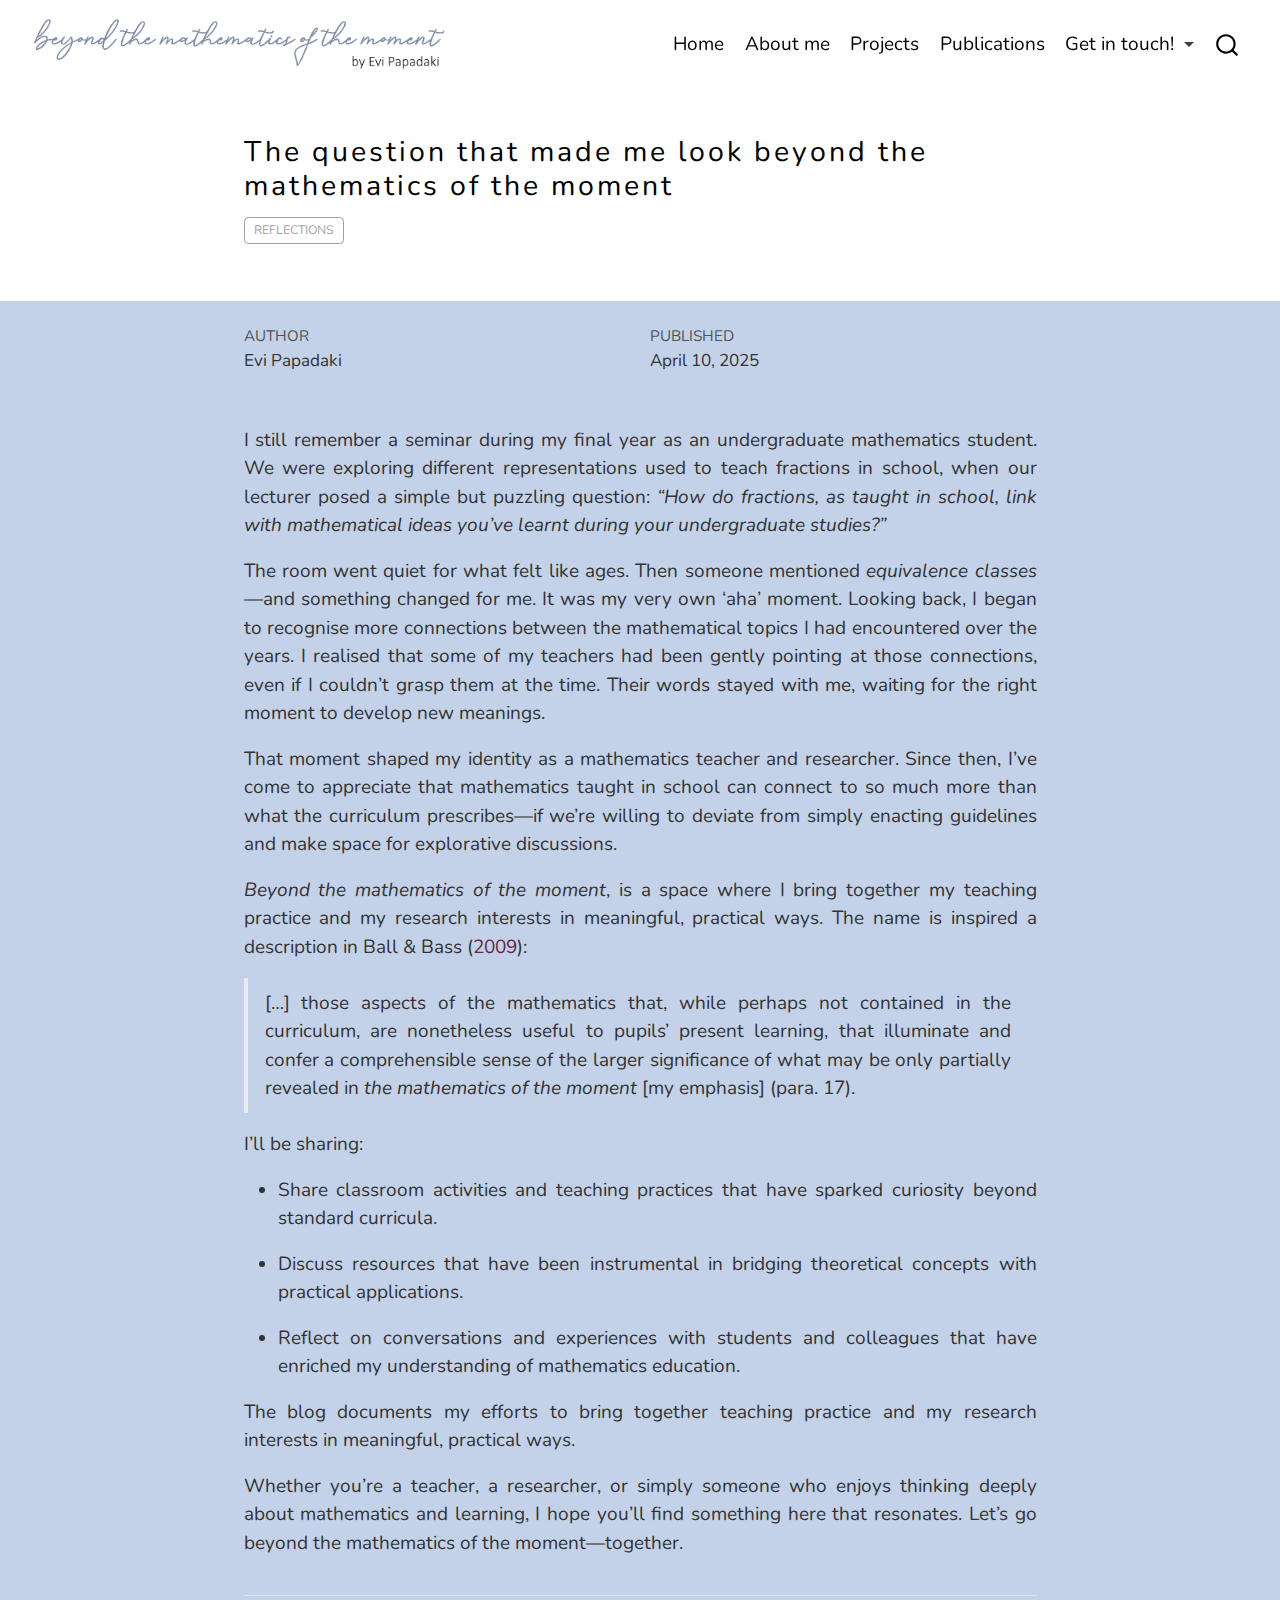
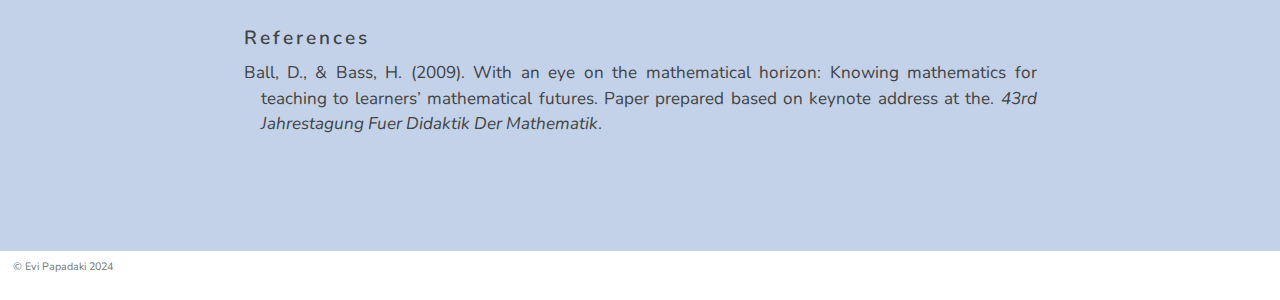
<file: docs/posts/BeMoM/index.html>
<!DOCTYPE html>
<html xmlns="http://www.w3.org/1999/xhtml" lang="en" xml:lang="en"><head>

<meta charset="utf-8">
<meta name="generator" content="quarto-1.5.57">

<meta name="viewport" content="width=device-width, initial-scale=1.0, user-scalable=yes">

<meta name="author" content="Evi Papadaki">
<meta name="dcterms.date" content="2025-04-10">

<title>The question that made me look beyond the mathematics of the moment</title>
<style>
code{white-space: pre-wrap;}
span.smallcaps{font-variant: small-caps;}
div.columns{display: flex; gap: min(4vw, 1.5em);}
div.column{flex: auto; overflow-x: auto;}
div.hanging-indent{margin-left: 1.5em; text-indent: -1.5em;}
ul.task-list{list-style: none;}
ul.task-list li input[type="checkbox"] {
  width: 0.8em;
  margin: 0 0.8em 0.2em -1em; /* quarto-specific, see https://github.com/quarto-dev/quarto-cli/issues/4556 */ 
  vertical-align: middle;
}
/* CSS for citations */
div.csl-bib-body { }
div.csl-entry {
  clear: both;
  margin-bottom: 0em;
}
.hanging-indent div.csl-entry {
  margin-left:2em;
  text-indent:-2em;
}
div.csl-left-margin {
  min-width:2em;
  float:left;
}
div.csl-right-inline {
  margin-left:2em;
  padding-left:1em;
}
div.csl-indent {
  margin-left: 2em;
}</style>


<script src="../../site_libs/quarto-nav/quarto-nav.js"></script>
<script src="../../site_libs/quarto-nav/headroom.min.js"></script>
<script src="../../site_libs/clipboard/clipboard.min.js"></script>
<script src="../../site_libs/quarto-search/autocomplete.umd.js"></script>
<script src="../../site_libs/quarto-search/fuse.min.js"></script>
<script src="../../site_libs/quarto-search/quarto-search.js"></script>
<meta name="quarto:offset" content="../../">
<link href="../../logo.png" rel="icon" type="image/png">
<script src="../../site_libs/quarto-html/quarto.js"></script>
<script src="../../site_libs/quarto-html/popper.min.js"></script>
<script src="../../site_libs/quarto-html/tippy.umd.min.js"></script>
<script src="../../site_libs/quarto-html/anchor.min.js"></script>
<link href="../../site_libs/quarto-html/tippy.css" rel="stylesheet">
<link href="../../site_libs/quarto-html/quarto-syntax-highlighting.css" rel="stylesheet" id="quarto-text-highlighting-styles">
<script src="../../site_libs/bootstrap/bootstrap.min.js"></script>
<link href="../../site_libs/bootstrap/bootstrap-icons.css" rel="stylesheet">
<link href="../../site_libs/bootstrap/bootstrap.min.css" rel="stylesheet" id="quarto-bootstrap" data-mode="light">
<script id="quarto-search-options" type="application/json">{
  "location": "navbar",
  "copy-button": false,
  "collapse-after": 3,
  "panel-placement": "end",
  "type": "overlay",
  "limit": 50,
  "keyboard-shortcut": [
    "f",
    "/",
    "s"
  ],
  "show-item-context": false,
  "language": {
    "search-no-results-text": "No results",
    "search-matching-documents-text": "matching documents",
    "search-copy-link-title": "Copy link to search",
    "search-hide-matches-text": "Hide additional matches",
    "search-more-match-text": "more match in this document",
    "search-more-matches-text": "more matches in this document",
    "search-clear-button-title": "Clear",
    "search-text-placeholder": "",
    "search-detached-cancel-button-title": "Cancel",
    "search-submit-button-title": "Submit",
    "search-label": "Search"
  }
}</script>


</head>

<body class="nav-fixed fullcontent">

<div id="quarto-search-results"></div>
  <header id="quarto-header" class="headroom fixed-top quarto-banner">
    <nav class="navbar navbar-expand-lg " data-bs-theme="dark">
      <div class="navbar-container container-fluid">
      <div class="navbar-brand-container mx-auto">
    <a href="../../index.html" class="navbar-brand navbar-brand-logo">
    <img src="../../title.png" alt="beyond the mathematics of the moment by Evi Papadaki" class="navbar-logo">
    </a>
  </div>
            <div id="quarto-search" class="" title="Search"></div>
          <button class="navbar-toggler" type="button" data-bs-toggle="collapse" data-bs-target="#navbarCollapse" aria-controls="navbarCollapse" role="menu" aria-expanded="false" aria-label="Toggle navigation" onclick="if (window.quartoToggleHeadroom) { window.quartoToggleHeadroom(); }">
  <span class="navbar-toggler-icon"></span>
</button>
          <div class="collapse navbar-collapse" id="navbarCollapse">
            <ul class="navbar-nav navbar-nav-scroll ms-auto">
  <li class="nav-item">
    <a class="nav-link" href="../../index.html"> 
<span class="menu-text">Home</span></a>
  </li>  
  <li class="nav-item">
    <a class="nav-link" href="../../about.html"> 
<span class="menu-text">About me</span></a>
  </li>  
  <li class="nav-item">
    <a class="nav-link" href="../../projects.html"> 
<span class="menu-text">Projects</span></a>
  </li>  
  <li class="nav-item">
    <a class="nav-link" href="../../bibliography.html"> 
<span class="menu-text">Publications</span></a>
  </li>  
  <li class="nav-item dropdown ">
    <a class="nav-link dropdown-toggle" href="#" id="nav-menu-get-in-touch" role="link" data-bs-toggle="dropdown" aria-expanded="false">
 <span class="menu-text">Get in touch!</span>
    </a>
    <ul class="dropdown-menu dropdown-menu-end" aria-labelledby="nav-menu-get-in-touch">    
        <li>
    <a class="dropdown-item" href="https://www.instagram.com/academic_scribbles/" target="_blank"><i class="bi bi-instagram" role="img">
</i> 
 <span class="dropdown-text">instagram</span></a>
  </li>  
        <li>
    <a class="dropdown-item" href="https://www.linkedin.com/in/evi-papadaki/" target="_blank"><i class="bi bi-linkedin" role="img">
</i> 
 <span class="dropdown-text">linkedin</span></a>
  </li>  
        <li>
    <a class="dropdown-item" href="mailto:pp949@bath.ac.uk"><i class="bi bi-envelope" role="img">
</i> 
 <span class="dropdown-text">email</span></a>
  </li>  
    </ul>
  </li>
</ul>
          </div> <!-- /navcollapse -->
            <div class="quarto-navbar-tools">
</div>
      </div> <!-- /container-fluid -->
    </nav>
</header>
<!-- content -->
<header id="title-block-header" class="quarto-title-block default page-columns page-full">
  <div class="quarto-title-banner page-columns page-full">
    <div class="quarto-title column-body">
      <h1 class="title">The question that made me look beyond the mathematics of the moment</h1>
                                <div class="quarto-categories">
                <div class="quarto-category">Reflections</div>
              </div>
                  </div>
  </div>
    
  
  <div class="quarto-title-meta">

      <div>
      <div class="quarto-title-meta-heading">Author</div>
      <div class="quarto-title-meta-contents">
               <p>Evi Papadaki </p>
            </div>
    </div>
      
      <div>
      <div class="quarto-title-meta-heading">Published</div>
      <div class="quarto-title-meta-contents">
        <p class="date">April 10, 2025</p>
      </div>
    </div>
    
      
    </div>
    
  
  </header><div id="quarto-content" class="quarto-container page-columns page-rows-contents page-layout-article page-navbar">
<!-- sidebar -->
<!-- margin-sidebar -->
    
<!-- main -->
<main class="content quarto-banner-title-block" id="quarto-document-content">





<p>I still remember a seminar during my final year as an undergraduate mathematics student. We were exploring different representations used to teach fractions in school, when our lecturer posed a simple but puzzling question: <em>“How do fractions, as taught in school, link with mathematical ideas you’ve learnt during your undergraduate studies?”</em></p>
<p>The room went quiet for what felt like ages. Then someone mentioned <em>equivalence classes</em>—and something changed for me. It was my very own ‘aha’ moment. Looking back, I began to recognise more connections between the mathematical topics I had encountered over the years. I realised that some of my teachers had been gently pointing at those connections, even if I couldn’t grasp them at the time. Their words stayed with me, waiting for the right moment to develop new meanings.</p>
<p>That moment shaped my identity as a mathematics teacher and researcher. Since then, I’ve come to appreciate that mathematics taught in school can connect to so much more than what the curriculum prescribes—if we’re willing to deviate from simply enacting guidelines and make space for explorative discussions.</p>
<p><em>Beyond the mathematics of the moment</em>, is a space where I bring together my teaching practice and my research interests in meaningful, practical ways. The name is inspired a description in <span class="citation" data-cites="Ball2009">Ball &amp; Bass (<a href="#ref-Ball2009" role="doc-biblioref">2009</a>)</span>:</p>
<blockquote class="blockquote">
<p>[…] those aspects of the mathematics that, while perhaps not contained in the curriculum, are nonetheless useful to pupils’ present learning, that illuminate and confer a comprehensible sense of the larger significance of what may be only partially revealed in <em>the mathematics of the moment</em> [my emphasis] (para. 17).</p>
</blockquote>
<p>I’ll be sharing:</p>
<ul>
<li><p>Share classroom activities and teaching practices that have sparked curiosity beyond standard curricula.</p></li>
<li><p>Discuss resources that have been instrumental in bridging theoretical concepts with practical applications.</p></li>
<li><p>Reflect on conversations and experiences with students and colleagues that have enriched my understanding of mathematics education.</p></li>
</ul>
<p>The blog documents my efforts to bring together teaching practice and my research interests in meaningful, practical ways.<!--Through a series posts, I hope to inspire and encourage more colleagues to go beyond the mathematics of the moment, while exploring how theory informs my practice—and how my experiences from the classroom, in turn, enrich my research.--></p>
<p>Whether you’re a teacher, a researcher, or simply someone who enjoys thinking deeply about mathematics and learning, I hope you’ll find something here that resonates. Let’s go beyond the mathematics of the moment—together.</p>




<div id="quarto-appendix" class="default"><section class="quarto-appendix-contents" role="doc-bibliography" id="quarto-bibliography"><h2 class="anchored quarto-appendix-heading">References</h2><div id="refs" class="references csl-bib-body hanging-indent" data-entry-spacing="0" data-line-spacing="2" role="list">
<div id="ref-Ball2009" class="csl-entry" role="listitem">
Ball, D., &amp; Bass, H. (2009). With an eye on the mathematical horizon: Knowing mathematics for teaching to learners’ mathematical futures. Paper prepared based on keynote address at the. <em>43rd Jahrestagung Fuer Didaktik Der Mathematik</em>.
</div>
</div></section></div></main> <!-- /main -->
<script src="https://giscus.app/client.js" data-repo="PapadakiEvi/papadakievi.github.io" data-repo-id="R_kgDOLhsNtA" data-category="Announcements" data-category-id="DIC_kwDOLhsNtM4Co9dk" data-mapping="pathname" data-strict="0" data-reactions-enabled="1" data-emit-metadata="0" data-input-position="bottom" data-theme="light_high_contrast" data-lang="en" crossorigin="anonymous" async="">

</script>
<script id="quarto-html-after-body" type="application/javascript">
window.document.addEventListener("DOMContentLoaded", function (event) {
  const toggleBodyColorMode = (bsSheetEl) => {
    const mode = bsSheetEl.getAttribute("data-mode");
    const bodyEl = window.document.querySelector("body");
    if (mode === "dark") {
      bodyEl.classList.add("quarto-dark");
      bodyEl.classList.remove("quarto-light");
    } else {
      bodyEl.classList.add("quarto-light");
      bodyEl.classList.remove("quarto-dark");
    }
  }
  const toggleBodyColorPrimary = () => {
    const bsSheetEl = window.document.querySelector("link#quarto-bootstrap");
    if (bsSheetEl) {
      toggleBodyColorMode(bsSheetEl);
    }
  }
  toggleBodyColorPrimary();  
  const icon = "";
  const anchorJS = new window.AnchorJS();
  anchorJS.options = {
    placement: 'right',
    icon: icon
  };
  anchorJS.add('.anchored');
  const isCodeAnnotation = (el) => {
    for (const clz of el.classList) {
      if (clz.startsWith('code-annotation-')) {                     
        return true;
      }
    }
    return false;
  }
  const onCopySuccess = function(e) {
    // button target
    const button = e.trigger;
    // don't keep focus
    button.blur();
    // flash "checked"
    button.classList.add('code-copy-button-checked');
    var currentTitle = button.getAttribute("title");
    button.setAttribute("title", "Copied!");
    let tooltip;
    if (window.bootstrap) {
      button.setAttribute("data-bs-toggle", "tooltip");
      button.setAttribute("data-bs-placement", "left");
      button.setAttribute("data-bs-title", "Copied!");
      tooltip = new bootstrap.Tooltip(button, 
        { trigger: "manual", 
          customClass: "code-copy-button-tooltip",
          offset: [0, -8]});
      tooltip.show();    
    }
    setTimeout(function() {
      if (tooltip) {
        tooltip.hide();
        button.removeAttribute("data-bs-title");
        button.removeAttribute("data-bs-toggle");
        button.removeAttribute("data-bs-placement");
      }
      button.setAttribute("title", currentTitle);
      button.classList.remove('code-copy-button-checked');
    }, 1000);
    // clear code selection
    e.clearSelection();
  }
  const getTextToCopy = function(trigger) {
      const codeEl = trigger.previousElementSibling.cloneNode(true);
      for (const childEl of codeEl.children) {
        if (isCodeAnnotation(childEl)) {
          childEl.remove();
        }
      }
      return codeEl.innerText;
  }
  const clipboard = new window.ClipboardJS('.code-copy-button:not([data-in-quarto-modal])', {
    text: getTextToCopy
  });
  clipboard.on('success', onCopySuccess);
  if (window.document.getElementById('quarto-embedded-source-code-modal')) {
    // For code content inside modals, clipBoardJS needs to be initialized with a container option
    // TODO: Check when it could be a function (https://github.com/zenorocha/clipboard.js/issues/860)
    const clipboardModal = new window.ClipboardJS('.code-copy-button[data-in-quarto-modal]', {
      text: getTextToCopy,
      container: window.document.getElementById('quarto-embedded-source-code-modal')
    });
    clipboardModal.on('success', onCopySuccess);
  }
    var localhostRegex = new RegExp(/^(?:http|https):\/\/localhost\:?[0-9]*\//);
    var mailtoRegex = new RegExp(/^mailto:/);
      var filterRegex = new RegExp("https:\/\/papadakievi\.github\.io\/");
    var isInternal = (href) => {
        return filterRegex.test(href) || localhostRegex.test(href) || mailtoRegex.test(href);
    }
    // Inspect non-navigation links and adorn them if external
 	var links = window.document.querySelectorAll('a[href]:not(.nav-link):not(.navbar-brand):not(.toc-action):not(.sidebar-link):not(.sidebar-item-toggle):not(.pagination-link):not(.no-external):not([aria-hidden]):not(.dropdown-item):not(.quarto-navigation-tool):not(.about-link)');
    for (var i=0; i<links.length; i++) {
      const link = links[i];
      if (!isInternal(link.href)) {
        // undo the damage that might have been done by quarto-nav.js in the case of
        // links that we want to consider external
        if (link.dataset.originalHref !== undefined) {
          link.href = link.dataset.originalHref;
        }
      }
    }
  function tippyHover(el, contentFn, onTriggerFn, onUntriggerFn) {
    const config = {
      allowHTML: true,
      maxWidth: 500,
      delay: 100,
      arrow: false,
      appendTo: function(el) {
          return el.parentElement;
      },
      interactive: true,
      interactiveBorder: 10,
      theme: 'quarto',
      placement: 'bottom-start',
    };
    if (contentFn) {
      config.content = contentFn;
    }
    if (onTriggerFn) {
      config.onTrigger = onTriggerFn;
    }
    if (onUntriggerFn) {
      config.onUntrigger = onUntriggerFn;
    }
    window.tippy(el, config); 
  }
  const noterefs = window.document.querySelectorAll('a[role="doc-noteref"]');
  for (var i=0; i<noterefs.length; i++) {
    const ref = noterefs[i];
    tippyHover(ref, function() {
      // use id or data attribute instead here
      let href = ref.getAttribute('data-footnote-href') || ref.getAttribute('href');
      try { href = new URL(href).hash; } catch {}
      const id = href.replace(/^#\/?/, "");
      const note = window.document.getElementById(id);
      if (note) {
        return note.innerHTML;
      } else {
        return "";
      }
    });
  }
  const xrefs = window.document.querySelectorAll('a.quarto-xref');
  const processXRef = (id, note) => {
    // Strip column container classes
    const stripColumnClz = (el) => {
      el.classList.remove("page-full", "page-columns");
      if (el.children) {
        for (const child of el.children) {
          stripColumnClz(child);
        }
      }
    }
    stripColumnClz(note)
    if (id === null || id.startsWith('sec-')) {
      // Special case sections, only their first couple elements
      const container = document.createElement("div");
      if (note.children && note.children.length > 2) {
        container.appendChild(note.children[0].cloneNode(true));
        for (let i = 1; i < note.children.length; i++) {
          const child = note.children[i];
          if (child.tagName === "P" && child.innerText === "") {
            continue;
          } else {
            container.appendChild(child.cloneNode(true));
            break;
          }
        }
        if (window.Quarto?.typesetMath) {
          window.Quarto.typesetMath(container);
        }
        return container.innerHTML
      } else {
        if (window.Quarto?.typesetMath) {
          window.Quarto.typesetMath(note);
        }
        return note.innerHTML;
      }
    } else {
      // Remove any anchor links if they are present
      const anchorLink = note.querySelector('a.anchorjs-link');
      if (anchorLink) {
        anchorLink.remove();
      }
      if (window.Quarto?.typesetMath) {
        window.Quarto.typesetMath(note);
      }
      // TODO in 1.5, we should make sure this works without a callout special case
      if (note.classList.contains("callout")) {
        return note.outerHTML;
      } else {
        return note.innerHTML;
      }
    }
  }
  for (var i=0; i<xrefs.length; i++) {
    const xref = xrefs[i];
    tippyHover(xref, undefined, function(instance) {
      instance.disable();
      let url = xref.getAttribute('href');
      let hash = undefined; 
      if (url.startsWith('#')) {
        hash = url;
      } else {
        try { hash = new URL(url).hash; } catch {}
      }
      if (hash) {
        const id = hash.replace(/^#\/?/, "");
        const note = window.document.getElementById(id);
        if (note !== null) {
          try {
            const html = processXRef(id, note.cloneNode(true));
            instance.setContent(html);
          } finally {
            instance.enable();
            instance.show();
          }
        } else {
          // See if we can fetch this
          fetch(url.split('#')[0])
          .then(res => res.text())
          .then(html => {
            const parser = new DOMParser();
            const htmlDoc = parser.parseFromString(html, "text/html");
            const note = htmlDoc.getElementById(id);
            if (note !== null) {
              const html = processXRef(id, note);
              instance.setContent(html);
            } 
          }).finally(() => {
            instance.enable();
            instance.show();
          });
        }
      } else {
        // See if we can fetch a full url (with no hash to target)
        // This is a special case and we should probably do some content thinning / targeting
        fetch(url)
        .then(res => res.text())
        .then(html => {
          const parser = new DOMParser();
          const htmlDoc = parser.parseFromString(html, "text/html");
          const note = htmlDoc.querySelector('main.content');
          if (note !== null) {
            // This should only happen for chapter cross references
            // (since there is no id in the URL)
            // remove the first header
            if (note.children.length > 0 && note.children[0].tagName === "HEADER") {
              note.children[0].remove();
            }
            const html = processXRef(null, note);
            instance.setContent(html);
          } 
        }).finally(() => {
          instance.enable();
          instance.show();
        });
      }
    }, function(instance) {
    });
  }
      let selectedAnnoteEl;
      const selectorForAnnotation = ( cell, annotation) => {
        let cellAttr = 'data-code-cell="' + cell + '"';
        let lineAttr = 'data-code-annotation="' +  annotation + '"';
        const selector = 'span[' + cellAttr + '][' + lineAttr + ']';
        return selector;
      }
      const selectCodeLines = (annoteEl) => {
        const doc = window.document;
        const targetCell = annoteEl.getAttribute("data-target-cell");
        const targetAnnotation = annoteEl.getAttribute("data-target-annotation");
        const annoteSpan = window.document.querySelector(selectorForAnnotation(targetCell, targetAnnotation));
        const lines = annoteSpan.getAttribute("data-code-lines").split(",");
        const lineIds = lines.map((line) => {
          return targetCell + "-" + line;
        })
        let top = null;
        let height = null;
        let parent = null;
        if (lineIds.length > 0) {
            //compute the position of the single el (top and bottom and make a div)
            const el = window.document.getElementById(lineIds[0]);
            top = el.offsetTop;
            height = el.offsetHeight;
            parent = el.parentElement.parentElement;
          if (lineIds.length > 1) {
            const lastEl = window.document.getElementById(lineIds[lineIds.length - 1]);
            const bottom = lastEl.offsetTop + lastEl.offsetHeight;
            height = bottom - top;
          }
          if (top !== null && height !== null && parent !== null) {
            // cook up a div (if necessary) and position it 
            let div = window.document.getElementById("code-annotation-line-highlight");
            if (div === null) {
              div = window.document.createElement("div");
              div.setAttribute("id", "code-annotation-line-highlight");
              div.style.position = 'absolute';
              parent.appendChild(div);
            }
            div.style.top = top - 2 + "px";
            div.style.height = height + 4 + "px";
            div.style.left = 0;
            let gutterDiv = window.document.getElementById("code-annotation-line-highlight-gutter");
            if (gutterDiv === null) {
              gutterDiv = window.document.createElement("div");
              gutterDiv.setAttribute("id", "code-annotation-line-highlight-gutter");
              gutterDiv.style.position = 'absolute';
              const codeCell = window.document.getElementById(targetCell);
              const gutter = codeCell.querySelector('.code-annotation-gutter');
              gutter.appendChild(gutterDiv);
            }
            gutterDiv.style.top = top - 2 + "px";
            gutterDiv.style.height = height + 4 + "px";
          }
          selectedAnnoteEl = annoteEl;
        }
      };
      const unselectCodeLines = () => {
        const elementsIds = ["code-annotation-line-highlight", "code-annotation-line-highlight-gutter"];
        elementsIds.forEach((elId) => {
          const div = window.document.getElementById(elId);
          if (div) {
            div.remove();
          }
        });
        selectedAnnoteEl = undefined;
      };
        // Handle positioning of the toggle
    window.addEventListener(
      "resize",
      throttle(() => {
        elRect = undefined;
        if (selectedAnnoteEl) {
          selectCodeLines(selectedAnnoteEl);
        }
      }, 10)
    );
    function throttle(fn, ms) {
    let throttle = false;
    let timer;
      return (...args) => {
        if(!throttle) { // first call gets through
            fn.apply(this, args);
            throttle = true;
        } else { // all the others get throttled
            if(timer) clearTimeout(timer); // cancel #2
            timer = setTimeout(() => {
              fn.apply(this, args);
              timer = throttle = false;
            }, ms);
        }
      };
    }
      // Attach click handler to the DT
      const annoteDls = window.document.querySelectorAll('dt[data-target-cell]');
      for (const annoteDlNode of annoteDls) {
        annoteDlNode.addEventListener('click', (event) => {
          const clickedEl = event.target;
          if (clickedEl !== selectedAnnoteEl) {
            unselectCodeLines();
            const activeEl = window.document.querySelector('dt[data-target-cell].code-annotation-active');
            if (activeEl) {
              activeEl.classList.remove('code-annotation-active');
            }
            selectCodeLines(clickedEl);
            clickedEl.classList.add('code-annotation-active');
          } else {
            // Unselect the line
            unselectCodeLines();
            clickedEl.classList.remove('code-annotation-active');
          }
        });
      }
  const findCites = (el) => {
    const parentEl = el.parentElement;
    if (parentEl) {
      const cites = parentEl.dataset.cites;
      if (cites) {
        return {
          el,
          cites: cites.split(' ')
        };
      } else {
        return findCites(el.parentElement)
      }
    } else {
      return undefined;
    }
  };
  var bibliorefs = window.document.querySelectorAll('a[role="doc-biblioref"]');
  for (var i=0; i<bibliorefs.length; i++) {
    const ref = bibliorefs[i];
    const citeInfo = findCites(ref);
    if (citeInfo) {
      tippyHover(citeInfo.el, function() {
        var popup = window.document.createElement('div');
        citeInfo.cites.forEach(function(cite) {
          var citeDiv = window.document.createElement('div');
          citeDiv.classList.add('hanging-indent');
          citeDiv.classList.add('csl-entry');
          var biblioDiv = window.document.getElementById('ref-' + cite);
          if (biblioDiv) {
            citeDiv.innerHTML = biblioDiv.innerHTML;
          }
          popup.appendChild(citeDiv);
        });
        return popup.innerHTML;
      });
    }
  }
});
</script>
</div> <!-- /content -->
<footer class="footer">
  <div class="nav-footer">
    <div class="nav-footer-left">
<p>© Evi Papadaki 2024</p>
</div>   
    <div class="nav-footer-center">
      &nbsp;
    </div>
    <div class="nav-footer-right">
      &nbsp;
    </div>
  </div>
</footer>




</body></html>
</file>
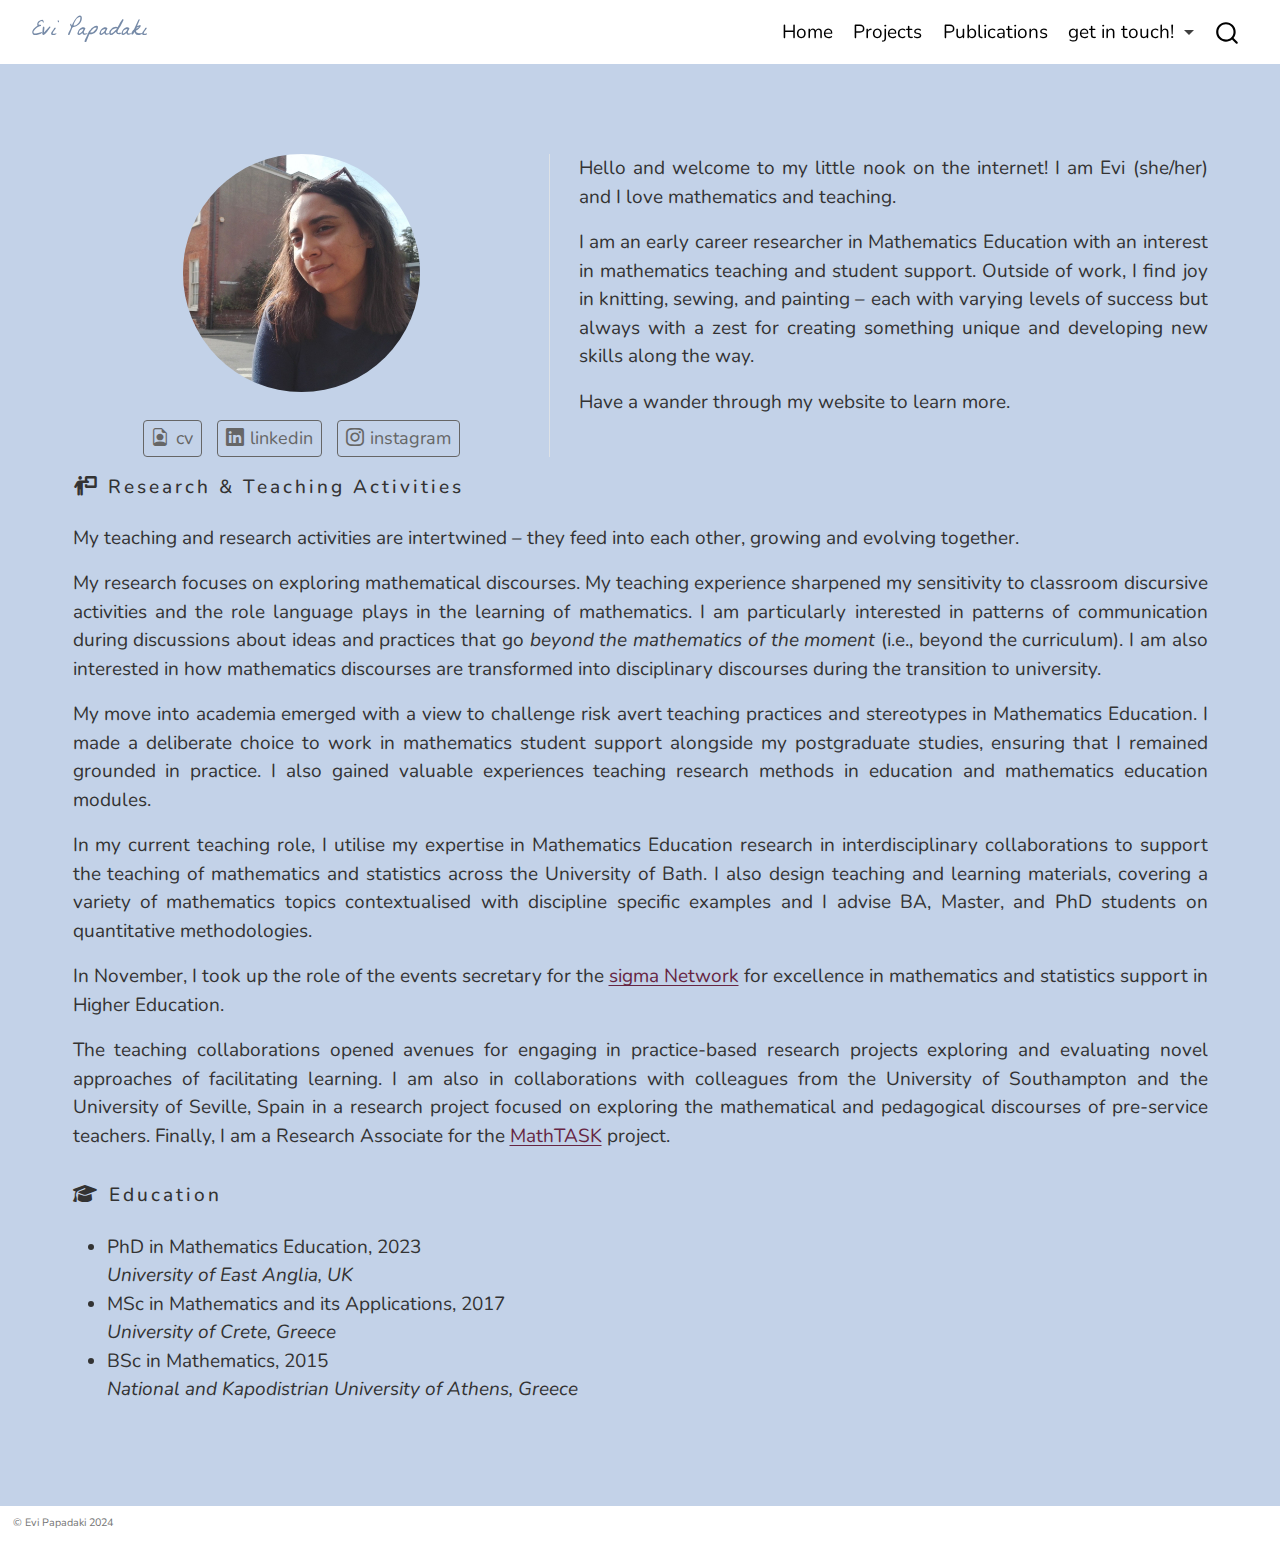
<file: docs/about.html>
<!DOCTYPE html>
<html xmlns="http://www.w3.org/1999/xhtml" lang="en" xml:lang="en"><head>

<meta charset="utf-8">
<meta name="generator" content="quarto-1.5.57">

<meta name="viewport" content="width=device-width, initial-scale=1.0, user-scalable=yes">


<title>about – Evi Papadaki</title>
<style>
code{white-space: pre-wrap;}
span.smallcaps{font-variant: small-caps;}
div.columns{display: flex; gap: min(4vw, 1.5em);}
div.column{flex: auto; overflow-x: auto;}
div.hanging-indent{margin-left: 1.5em; text-indent: -1.5em;}
ul.task-list{list-style: none;}
ul.task-list li input[type="checkbox"] {
  width: 0.8em;
  margin: 0 0.8em 0.2em -1em; /* quarto-specific, see https://github.com/quarto-dev/quarto-cli/issues/4556 */ 
  vertical-align: middle;
}
</style>


<script src="site_libs/quarto-nav/quarto-nav.js"></script>
<script src="site_libs/quarto-nav/headroom.min.js"></script>
<script src="site_libs/clipboard/clipboard.min.js"></script>
<script src="site_libs/quarto-search/autocomplete.umd.js"></script>
<script src="site_libs/quarto-search/fuse.min.js"></script>
<script src="site_libs/quarto-search/quarto-search.js"></script>
<meta name="quarto:offset" content="./">
<link href="./logo.png" rel="icon" type="image/png">
<script src="site_libs/quarto-html/quarto.js"></script>
<script src="site_libs/quarto-html/popper.min.js"></script>
<script src="site_libs/quarto-html/tippy.umd.min.js"></script>
<link href="site_libs/quarto-html/tippy.css" rel="stylesheet">
<link href="site_libs/quarto-html/quarto-syntax-highlighting.css" rel="stylesheet" id="quarto-text-highlighting-styles">
<script src="site_libs/bootstrap/bootstrap.min.js"></script>
<link href="site_libs/bootstrap/bootstrap-icons.css" rel="stylesheet">
<link href="site_libs/bootstrap/bootstrap.min.css" rel="stylesheet" id="quarto-bootstrap" data-mode="light">
<link href="site_libs/quarto-contrib/fontawesome6-0.1.0/all.css" rel="stylesheet">
<link href="site_libs/quarto-contrib/fontawesome6-0.1.0/latex-fontsize.css" rel="stylesheet">
<script id="quarto-search-options" type="application/json">{
  "location": "navbar",
  "copy-button": false,
  "collapse-after": 3,
  "panel-placement": "end",
  "type": "overlay",
  "limit": 50,
  "keyboard-shortcut": [
    "f",
    "/",
    "s"
  ],
  "show-item-context": false,
  "language": {
    "search-no-results-text": "No results",
    "search-matching-documents-text": "matching documents",
    "search-copy-link-title": "Copy link to search",
    "search-hide-matches-text": "Hide additional matches",
    "search-more-match-text": "more match in this document",
    "search-more-matches-text": "more matches in this document",
    "search-clear-button-title": "Clear",
    "search-text-placeholder": "",
    "search-detached-cancel-button-title": "Cancel",
    "search-submit-button-title": "Submit",
    "search-label": "Search"
  }
}</script>


</head>

<body class="nav-fixed">

<div id="quarto-search-results"></div>
  <header id="quarto-header" class="headroom fixed-top quarto-banner">
    <nav class="navbar navbar-expand-lg " data-bs-theme="dark">
      <div class="navbar-container container-fluid">
      <div class="navbar-brand-container mx-auto">
    <a class="navbar-brand" href="./index.html">
    <span class="navbar-title">Evi Papadaki</span>
    </a>
  </div>
            <div id="quarto-search" class="" title="Search"></div>
          <button class="navbar-toggler" type="button" data-bs-toggle="collapse" data-bs-target="#navbarCollapse" aria-controls="navbarCollapse" role="menu" aria-expanded="false" aria-label="Toggle navigation" onclick="if (window.quartoToggleHeadroom) { window.quartoToggleHeadroom(); }">
  <span class="navbar-toggler-icon"></span>
</button>
          <div class="collapse navbar-collapse" id="navbarCollapse">
            <ul class="navbar-nav navbar-nav-scroll ms-auto">
  <li class="nav-item">
    <a class="nav-link" href="./index.html"> 
<span class="menu-text">Home</span></a>
  </li>  
  <li class="nav-item">
    <a class="nav-link" href="./projects.html"> 
<span class="menu-text">Projects</span></a>
  </li>  
  <li class="nav-item">
    <a class="nav-link" href="./bibliography.html"> 
<span class="menu-text">Publications</span></a>
  </li>  
  <li class="nav-item dropdown ">
    <a class="nav-link dropdown-toggle" href="#" id="nav-menu-get-in-touch" role="link" data-bs-toggle="dropdown" aria-expanded="false">
 <span class="menu-text">get in touch!</span>
    </a>
    <ul class="dropdown-menu dropdown-menu-end" aria-labelledby="nav-menu-get-in-touch">    
        <li>
    <a class="dropdown-item" href="https://www.instagram.com/academic_scribbles/" target="_blank"><i class="bi bi-instagram" role="img">
</i> 
 <span class="dropdown-text">instagram</span></a>
  </li>  
        <li>
    <a class="dropdown-item" href="https://www.linkedin.com/in/evi-papadaki/" target="_blank"><i class="bi bi-linkedin" role="img">
</i> 
 <span class="dropdown-text">linkedin</span></a>
  </li>  
        <li>
    <a class="dropdown-item" href="mailto:pp949@bath.ac.uk"><i class="bi bi-envelope" role="img">
</i> 
 <span class="dropdown-text">email</span></a>
  </li>  
    </ul>
  </li>
</ul>
          </div> <!-- /navcollapse -->
            <div class="quarto-navbar-tools">
</div>
      </div> <!-- /container-fluid -->
    </nav>
</header>
<!-- content -->
<div id="quarto-content" class="quarto-container page-columns page-rows-contents page-layout-full page-navbar">
<!-- sidebar -->
<!-- margin-sidebar -->
    
<!-- main -->
<main class="content quarto-banner-title-block column-page" id="quarto-document-content">




<div class="quarto-about-trestles column-page">
  <div class="about-entity">
    <img src="evipapadaki.jpg" class="about-image
  round " style="height: 12.5em; width: 12.5em;">
    <div class="about-links">
  <a href="/resume.pdf" class="about-link" rel="" target="">
    <i class="bi bi-file-earmark-person"></i>
     <span class="about-link-text">cv</span>
  </a>
  <a href="https://www.linkedin.com/in/evi-papadaki/" class="about-link" rel="" target="">
    <i class="bi bi-linkedin"></i>
     <span class="about-link-text">linkedin</span>
  </a>
  <a href="https://www.instagram.com/academic_scribbles/" class="about-link" rel="" target="">
    <i class="bi bi-instagram"></i>
     <span class="about-link-text">instagram</span>
  </a>
</div>
  </div>
  <div class="about-contents"><div id="about">
<p>Hello and welcome to my little nook on the internet! I am Evi (she/her) and I love mathematics and teaching.</p>
<p>I am an early career researcher in Mathematics Education with an interest in mathematics teaching and student support. Outside of work, I find joy in knitting, sewing, and painting – each with varying levels of success but always with a zest for creating something unique and developing new skills along the way.</p>
<p>Have a wander through my website to learn more.</p>
</div></div>
</div>

<section id="research-teaching-activities" class="level2">
<h2 data-anchor-id="research-teaching-activities"><i class="fa-solid fa-person-chalkboard" title="a person infront of a board" aria-label="person-chalkboard"></i> Research &amp; Teaching Activities</h2>
<p>My teaching and research activities are intertwined – they feed into each other, growing and evolving together.</p>
<p>My research focuses on exploring mathematical discourses. My teaching experience sharpened my sensitivity to classroom discursive activities and the role language plays in the learning of mathematics. I am particularly interested in patterns of communication during discussions about ideas and practices that go <em>beyond the mathematics of the moment</em> (i.e., beyond the curriculum). I am also interested in how mathematics discourses are transformed into disciplinary discourses during the transition to university.</p>
<p>My move into academia emerged with a view to challenge risk avert teaching practices and stereotypes in Mathematics Education. I made a deliberate choice to work in mathematics student support alongside my postgraduate studies, ensuring that I remained grounded in practice. I also gained valuable experiences teaching research methods in education and mathematics education modules.</p>
<p>In my current teaching role, I utilise my expertise in Mathematics Education research in interdisciplinary collaborations to support the teaching of mathematics and statistics across the University of Bath. I also design teaching and learning materials, covering a variety of mathematics topics contextualised with discipline specific examples and I advise BA, Master, and PhD students on quantitative methodologies.</p>
<p>In November, I took up the role of the events secretary for the <a href="https://www.sigma-network.ac.uk/">sigma Network</a> for excellence in mathematics and statistics support in Higher Education.</p>
<p>The teaching collaborations opened avenues for engaging in practice-based research projects exploring and evaluating novel approaches of facilitating learning. I am also in collaborations with colleagues from the University of Southampton and the University of Seville, Spain in a research project focused on exploring the mathematical and pedagogical discourses of pre-service teachers. Finally, I am a Research Associate for the <a href="https://www.uea.ac.uk/groups-and-centres/a-z/mathtask">MathTASK</a> project.</p>
<!-- Visit the [projects](projects.qmd) tab for more information. -->
</section>
<section id="education" class="level2">
<h2 data-anchor-id="education"><i class="fa-solid fa-graduation-cap" title="a graduation cap" aria-label="graduation-cap"></i> Education</h2>
<ul>
<li>PhD in Mathematics Education, 2023<br>
<em>University of East Anglia, UK</em></li>
<li>MSc in Mathematics and its Applications, 2017<br>
<em>University of Crete, Greece</em></li>
<li>BSc in Mathematics, 2015<br>
<em>National and Kapodistrian University of Athens, Greece</em></li>
</ul>



</section>

</main> <!-- /main -->
<script id="quarto-html-after-body" type="application/javascript">
window.document.addEventListener("DOMContentLoaded", function (event) {
  const toggleBodyColorMode = (bsSheetEl) => {
    const mode = bsSheetEl.getAttribute("data-mode");
    const bodyEl = window.document.querySelector("body");
    if (mode === "dark") {
      bodyEl.classList.add("quarto-dark");
      bodyEl.classList.remove("quarto-light");
    } else {
      bodyEl.classList.add("quarto-light");
      bodyEl.classList.remove("quarto-dark");
    }
  }
  const toggleBodyColorPrimary = () => {
    const bsSheetEl = window.document.querySelector("link#quarto-bootstrap");
    if (bsSheetEl) {
      toggleBodyColorMode(bsSheetEl);
    }
  }
  toggleBodyColorPrimary();  
  const isCodeAnnotation = (el) => {
    for (const clz of el.classList) {
      if (clz.startsWith('code-annotation-')) {                     
        return true;
      }
    }
    return false;
  }
  const onCopySuccess = function(e) {
    // button target
    const button = e.trigger;
    // don't keep focus
    button.blur();
    // flash "checked"
    button.classList.add('code-copy-button-checked');
    var currentTitle = button.getAttribute("title");
    button.setAttribute("title", "Copied!");
    let tooltip;
    if (window.bootstrap) {
      button.setAttribute("data-bs-toggle", "tooltip");
      button.setAttribute("data-bs-placement", "left");
      button.setAttribute("data-bs-title", "Copied!");
      tooltip = new bootstrap.Tooltip(button, 
        { trigger: "manual", 
          customClass: "code-copy-button-tooltip",
          offset: [0, -8]});
      tooltip.show();    
    }
    setTimeout(function() {
      if (tooltip) {
        tooltip.hide();
        button.removeAttribute("data-bs-title");
        button.removeAttribute("data-bs-toggle");
        button.removeAttribute("data-bs-placement");
      }
      button.setAttribute("title", currentTitle);
      button.classList.remove('code-copy-button-checked');
    }, 1000);
    // clear code selection
    e.clearSelection();
  }
  const getTextToCopy = function(trigger) {
      const codeEl = trigger.previousElementSibling.cloneNode(true);
      for (const childEl of codeEl.children) {
        if (isCodeAnnotation(childEl)) {
          childEl.remove();
        }
      }
      return codeEl.innerText;
  }
  const clipboard = new window.ClipboardJS('.code-copy-button:not([data-in-quarto-modal])', {
    text: getTextToCopy
  });
  clipboard.on('success', onCopySuccess);
  if (window.document.getElementById('quarto-embedded-source-code-modal')) {
    // For code content inside modals, clipBoardJS needs to be initialized with a container option
    // TODO: Check when it could be a function (https://github.com/zenorocha/clipboard.js/issues/860)
    const clipboardModal = new window.ClipboardJS('.code-copy-button[data-in-quarto-modal]', {
      text: getTextToCopy,
      container: window.document.getElementById('quarto-embedded-source-code-modal')
    });
    clipboardModal.on('success', onCopySuccess);
  }
    var localhostRegex = new RegExp(/^(?:http|https):\/\/localhost\:?[0-9]*\//);
    var mailtoRegex = new RegExp(/^mailto:/);
      var filterRegex = new RegExp('/' + window.location.host + '/');
    var isInternal = (href) => {
        return filterRegex.test(href) || localhostRegex.test(href) || mailtoRegex.test(href);
    }
    // Inspect non-navigation links and adorn them if external
 	var links = window.document.querySelectorAll('a[href]:not(.nav-link):not(.navbar-brand):not(.toc-action):not(.sidebar-link):not(.sidebar-item-toggle):not(.pagination-link):not(.no-external):not([aria-hidden]):not(.dropdown-item):not(.quarto-navigation-tool):not(.about-link)');
    for (var i=0; i<links.length; i++) {
      const link = links[i];
      if (!isInternal(link.href)) {
        // undo the damage that might have been done by quarto-nav.js in the case of
        // links that we want to consider external
        if (link.dataset.originalHref !== undefined) {
          link.href = link.dataset.originalHref;
        }
      }
    }
  function tippyHover(el, contentFn, onTriggerFn, onUntriggerFn) {
    const config = {
      allowHTML: true,
      maxWidth: 500,
      delay: 100,
      arrow: false,
      appendTo: function(el) {
          return el.parentElement;
      },
      interactive: true,
      interactiveBorder: 10,
      theme: 'quarto',
      placement: 'bottom-start',
    };
    if (contentFn) {
      config.content = contentFn;
    }
    if (onTriggerFn) {
      config.onTrigger = onTriggerFn;
    }
    if (onUntriggerFn) {
      config.onUntrigger = onUntriggerFn;
    }
    window.tippy(el, config); 
  }
  const noterefs = window.document.querySelectorAll('a[role="doc-noteref"]');
  for (var i=0; i<noterefs.length; i++) {
    const ref = noterefs[i];
    tippyHover(ref, function() {
      // use id or data attribute instead here
      let href = ref.getAttribute('data-footnote-href') || ref.getAttribute('href');
      try { href = new URL(href).hash; } catch {}
      const id = href.replace(/^#\/?/, "");
      const note = window.document.getElementById(id);
      if (note) {
        return note.innerHTML;
      } else {
        return "";
      }
    });
  }
  const xrefs = window.document.querySelectorAll('a.quarto-xref');
  const processXRef = (id, note) => {
    // Strip column container classes
    const stripColumnClz = (el) => {
      el.classList.remove("page-full", "page-columns");
      if (el.children) {
        for (const child of el.children) {
          stripColumnClz(child);
        }
      }
    }
    stripColumnClz(note)
    if (id === null || id.startsWith('sec-')) {
      // Special case sections, only their first couple elements
      const container = document.createElement("div");
      if (note.children && note.children.length > 2) {
        container.appendChild(note.children[0].cloneNode(true));
        for (let i = 1; i < note.children.length; i++) {
          const child = note.children[i];
          if (child.tagName === "P" && child.innerText === "") {
            continue;
          } else {
            container.appendChild(child.cloneNode(true));
            break;
          }
        }
        if (window.Quarto?.typesetMath) {
          window.Quarto.typesetMath(container);
        }
        return container.innerHTML
      } else {
        if (window.Quarto?.typesetMath) {
          window.Quarto.typesetMath(note);
        }
        return note.innerHTML;
      }
    } else {
      // Remove any anchor links if they are present
      const anchorLink = note.querySelector('a.anchorjs-link');
      if (anchorLink) {
        anchorLink.remove();
      }
      if (window.Quarto?.typesetMath) {
        window.Quarto.typesetMath(note);
      }
      // TODO in 1.5, we should make sure this works without a callout special case
      if (note.classList.contains("callout")) {
        return note.outerHTML;
      } else {
        return note.innerHTML;
      }
    }
  }
  for (var i=0; i<xrefs.length; i++) {
    const xref = xrefs[i];
    tippyHover(xref, undefined, function(instance) {
      instance.disable();
      let url = xref.getAttribute('href');
      let hash = undefined; 
      if (url.startsWith('#')) {
        hash = url;
      } else {
        try { hash = new URL(url).hash; } catch {}
      }
      if (hash) {
        const id = hash.replace(/^#\/?/, "");
        const note = window.document.getElementById(id);
        if (note !== null) {
          try {
            const html = processXRef(id, note.cloneNode(true));
            instance.setContent(html);
          } finally {
            instance.enable();
            instance.show();
          }
        } else {
          // See if we can fetch this
          fetch(url.split('#')[0])
          .then(res => res.text())
          .then(html => {
            const parser = new DOMParser();
            const htmlDoc = parser.parseFromString(html, "text/html");
            const note = htmlDoc.getElementById(id);
            if (note !== null) {
              const html = processXRef(id, note);
              instance.setContent(html);
            } 
          }).finally(() => {
            instance.enable();
            instance.show();
          });
        }
      } else {
        // See if we can fetch a full url (with no hash to target)
        // This is a special case and we should probably do some content thinning / targeting
        fetch(url)
        .then(res => res.text())
        .then(html => {
          const parser = new DOMParser();
          const htmlDoc = parser.parseFromString(html, "text/html");
          const note = htmlDoc.querySelector('main.content');
          if (note !== null) {
            // This should only happen for chapter cross references
            // (since there is no id in the URL)
            // remove the first header
            if (note.children.length > 0 && note.children[0].tagName === "HEADER") {
              note.children[0].remove();
            }
            const html = processXRef(null, note);
            instance.setContent(html);
          } 
        }).finally(() => {
          instance.enable();
          instance.show();
        });
      }
    }, function(instance) {
    });
  }
      let selectedAnnoteEl;
      const selectorForAnnotation = ( cell, annotation) => {
        let cellAttr = 'data-code-cell="' + cell + '"';
        let lineAttr = 'data-code-annotation="' +  annotation + '"';
        const selector = 'span[' + cellAttr + '][' + lineAttr + ']';
        return selector;
      }
      const selectCodeLines = (annoteEl) => {
        const doc = window.document;
        const targetCell = annoteEl.getAttribute("data-target-cell");
        const targetAnnotation = annoteEl.getAttribute("data-target-annotation");
        const annoteSpan = window.document.querySelector(selectorForAnnotation(targetCell, targetAnnotation));
        const lines = annoteSpan.getAttribute("data-code-lines").split(",");
        const lineIds = lines.map((line) => {
          return targetCell + "-" + line;
        })
        let top = null;
        let height = null;
        let parent = null;
        if (lineIds.length > 0) {
            //compute the position of the single el (top and bottom and make a div)
            const el = window.document.getElementById(lineIds[0]);
            top = el.offsetTop;
            height = el.offsetHeight;
            parent = el.parentElement.parentElement;
          if (lineIds.length > 1) {
            const lastEl = window.document.getElementById(lineIds[lineIds.length - 1]);
            const bottom = lastEl.offsetTop + lastEl.offsetHeight;
            height = bottom - top;
          }
          if (top !== null && height !== null && parent !== null) {
            // cook up a div (if necessary) and position it 
            let div = window.document.getElementById("code-annotation-line-highlight");
            if (div === null) {
              div = window.document.createElement("div");
              div.setAttribute("id", "code-annotation-line-highlight");
              div.style.position = 'absolute';
              parent.appendChild(div);
            }
            div.style.top = top - 2 + "px";
            div.style.height = height + 4 + "px";
            div.style.left = 0;
            let gutterDiv = window.document.getElementById("code-annotation-line-highlight-gutter");
            if (gutterDiv === null) {
              gutterDiv = window.document.createElement("div");
              gutterDiv.setAttribute("id", "code-annotation-line-highlight-gutter");
              gutterDiv.style.position = 'absolute';
              const codeCell = window.document.getElementById(targetCell);
              const gutter = codeCell.querySelector('.code-annotation-gutter');
              gutter.appendChild(gutterDiv);
            }
            gutterDiv.style.top = top - 2 + "px";
            gutterDiv.style.height = height + 4 + "px";
          }
          selectedAnnoteEl = annoteEl;
        }
      };
      const unselectCodeLines = () => {
        const elementsIds = ["code-annotation-line-highlight", "code-annotation-line-highlight-gutter"];
        elementsIds.forEach((elId) => {
          const div = window.document.getElementById(elId);
          if (div) {
            div.remove();
          }
        });
        selectedAnnoteEl = undefined;
      };
        // Handle positioning of the toggle
    window.addEventListener(
      "resize",
      throttle(() => {
        elRect = undefined;
        if (selectedAnnoteEl) {
          selectCodeLines(selectedAnnoteEl);
        }
      }, 10)
    );
    function throttle(fn, ms) {
    let throttle = false;
    let timer;
      return (...args) => {
        if(!throttle) { // first call gets through
            fn.apply(this, args);
            throttle = true;
        } else { // all the others get throttled
            if(timer) clearTimeout(timer); // cancel #2
            timer = setTimeout(() => {
              fn.apply(this, args);
              timer = throttle = false;
            }, ms);
        }
      };
    }
      // Attach click handler to the DT
      const annoteDls = window.document.querySelectorAll('dt[data-target-cell]');
      for (const annoteDlNode of annoteDls) {
        annoteDlNode.addEventListener('click', (event) => {
          const clickedEl = event.target;
          if (clickedEl !== selectedAnnoteEl) {
            unselectCodeLines();
            const activeEl = window.document.querySelector('dt[data-target-cell].code-annotation-active');
            if (activeEl) {
              activeEl.classList.remove('code-annotation-active');
            }
            selectCodeLines(clickedEl);
            clickedEl.classList.add('code-annotation-active');
          } else {
            // Unselect the line
            unselectCodeLines();
            clickedEl.classList.remove('code-annotation-active');
          }
        });
      }
  const findCites = (el) => {
    const parentEl = el.parentElement;
    if (parentEl) {
      const cites = parentEl.dataset.cites;
      if (cites) {
        return {
          el,
          cites: cites.split(' ')
        };
      } else {
        return findCites(el.parentElement)
      }
    } else {
      return undefined;
    }
  };
  var bibliorefs = window.document.querySelectorAll('a[role="doc-biblioref"]');
  for (var i=0; i<bibliorefs.length; i++) {
    const ref = bibliorefs[i];
    const citeInfo = findCites(ref);
    if (citeInfo) {
      tippyHover(citeInfo.el, function() {
        var popup = window.document.createElement('div');
        citeInfo.cites.forEach(function(cite) {
          var citeDiv = window.document.createElement('div');
          citeDiv.classList.add('hanging-indent');
          citeDiv.classList.add('csl-entry');
          var biblioDiv = window.document.getElementById('ref-' + cite);
          if (biblioDiv) {
            citeDiv.innerHTML = biblioDiv.innerHTML;
          }
          popup.appendChild(citeDiv);
        });
        return popup.innerHTML;
      });
    }
  }
});
</script>
</div> <!-- /content -->
<footer class="footer">
  <div class="nav-footer">
    <div class="nav-footer-left">
<p>© Evi Papadaki 2024</p>
</div>   
    <div class="nav-footer-center">
      &nbsp;
    </div>
    <div class="nav-footer-right">
      &nbsp;
    </div>
  </div>
</footer>




</body></html>
</file>
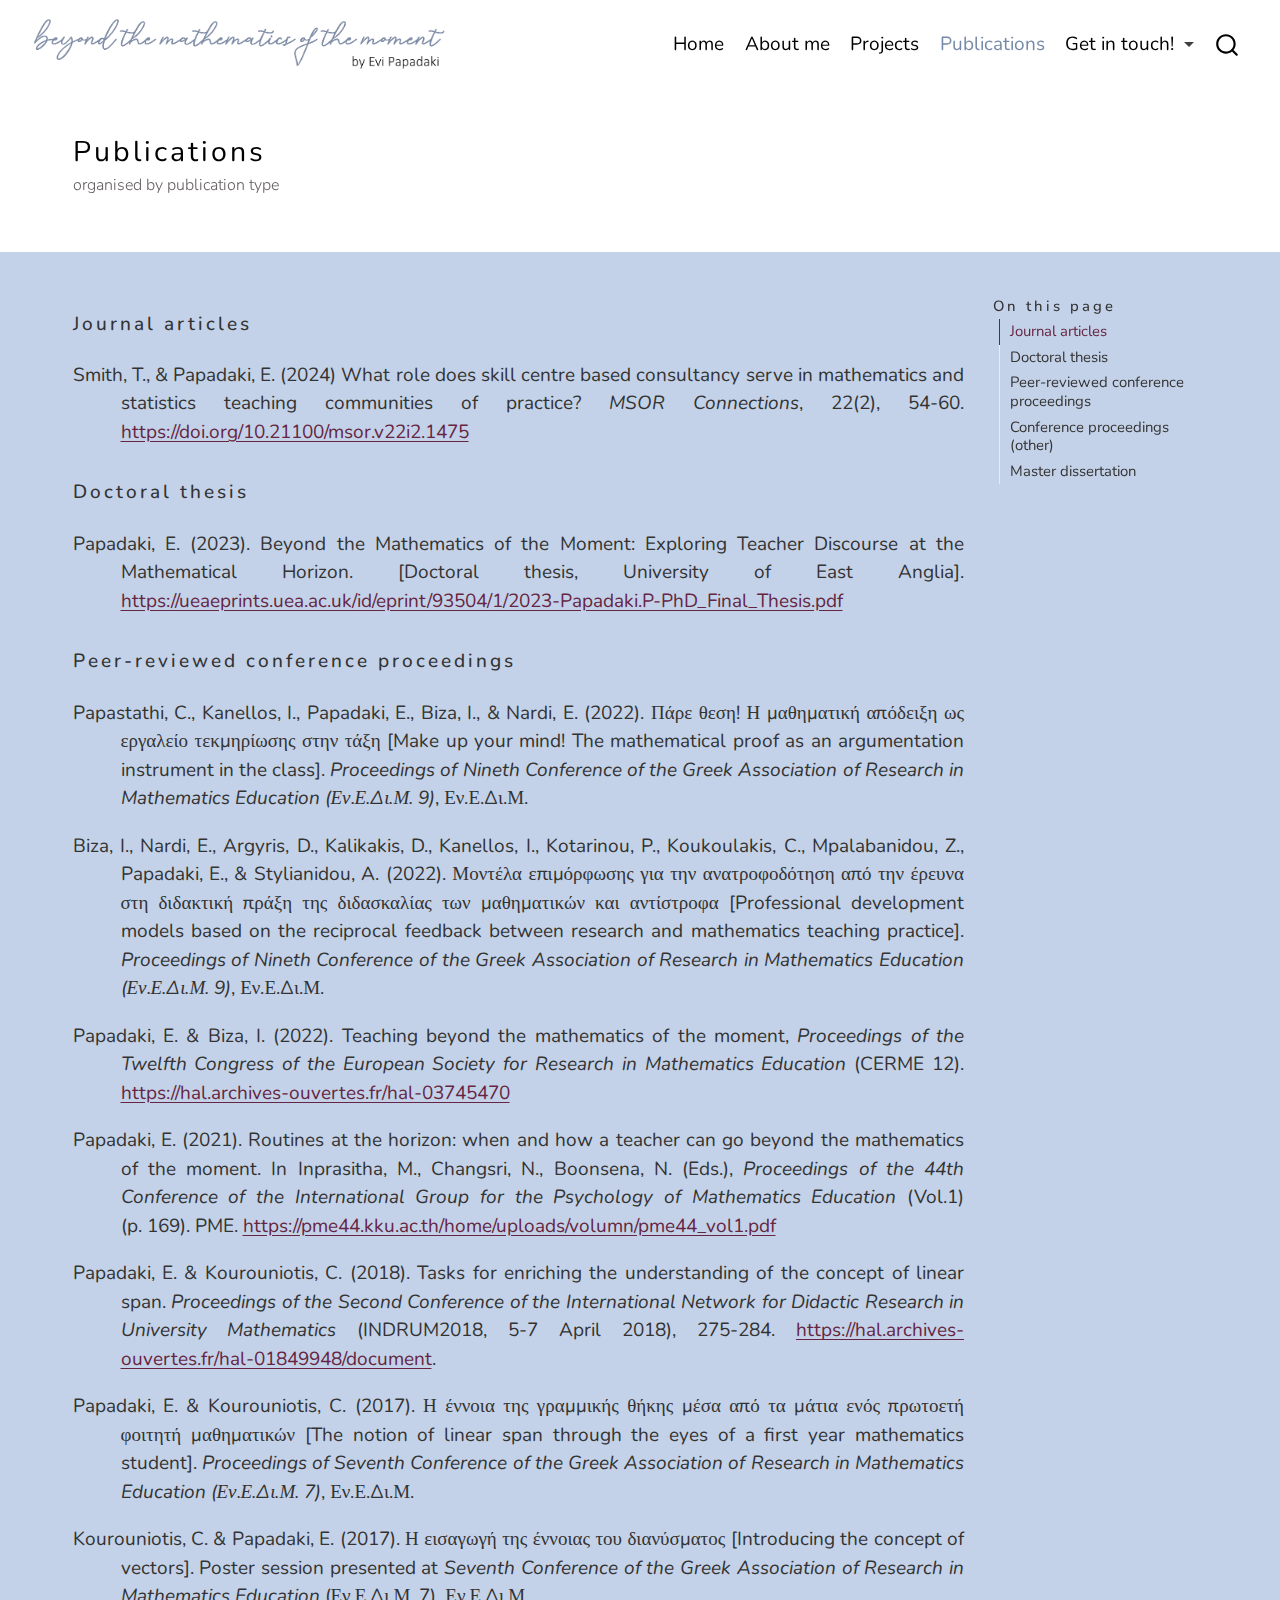
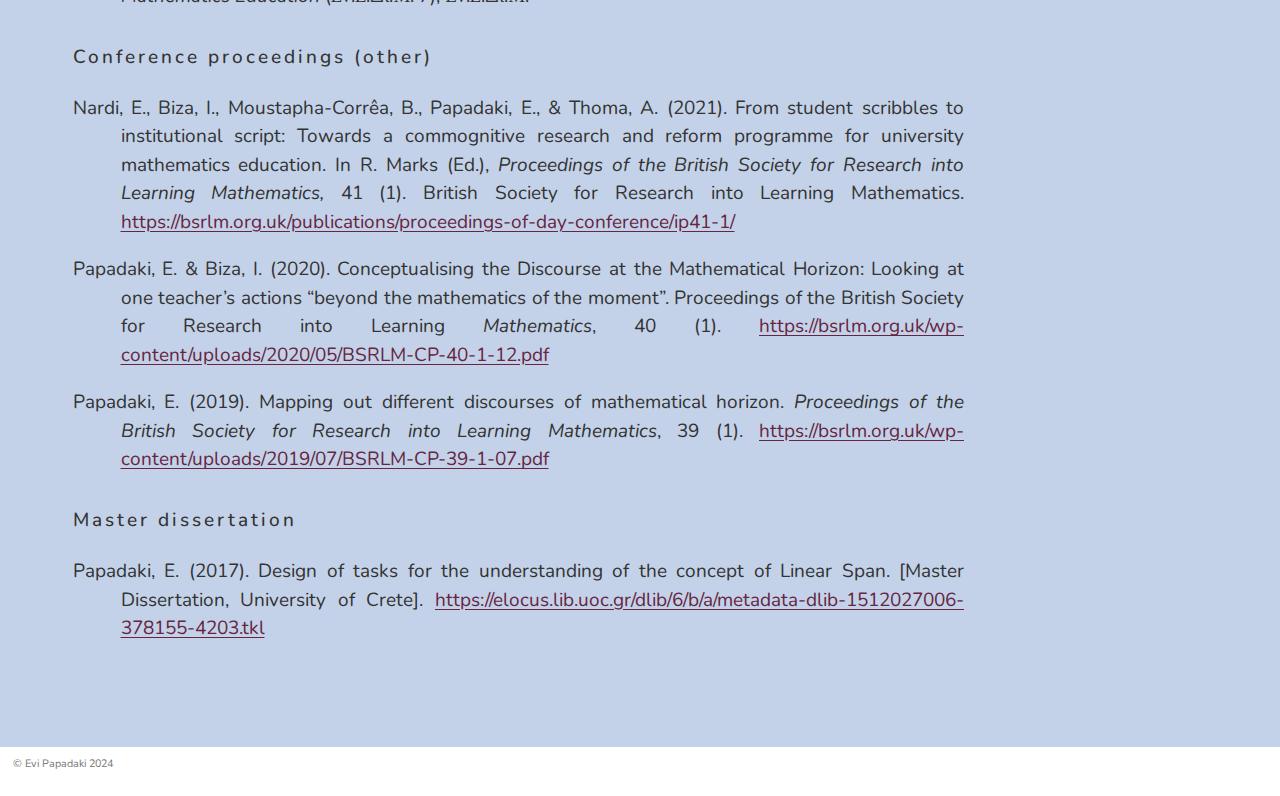
<file: docs/bibliography.html>
<!DOCTYPE html>
<html xmlns="http://www.w3.org/1999/xhtml" lang="en" xml:lang="en"><head>

<meta charset="utf-8">
<meta name="generator" content="quarto-1.5.57">

<meta name="viewport" content="width=device-width, initial-scale=1.0, user-scalable=yes">


<title>Publications</title>
<style>
code{white-space: pre-wrap;}
span.smallcaps{font-variant: small-caps;}
div.columns{display: flex; gap: min(4vw, 1.5em);}
div.column{flex: auto; overflow-x: auto;}
div.hanging-indent{margin-left: 1.5em; text-indent: -1.5em;}
ul.task-list{list-style: none;}
ul.task-list li input[type="checkbox"] {
  width: 0.8em;
  margin: 0 0.8em 0.2em -1em; /* quarto-specific, see https://github.com/quarto-dev/quarto-cli/issues/4556 */ 
  vertical-align: middle;
}
</style>


<script src="site_libs/quarto-nav/quarto-nav.js"></script>
<script src="site_libs/quarto-nav/headroom.min.js"></script>
<script src="site_libs/clipboard/clipboard.min.js"></script>
<script src="site_libs/quarto-search/autocomplete.umd.js"></script>
<script src="site_libs/quarto-search/fuse.min.js"></script>
<script src="site_libs/quarto-search/quarto-search.js"></script>
<meta name="quarto:offset" content="./">
<link href="./logo.png" rel="icon" type="image/png">
<script src="site_libs/quarto-html/quarto.js"></script>
<script src="site_libs/quarto-html/popper.min.js"></script>
<script src="site_libs/quarto-html/tippy.umd.min.js"></script>
<script src="site_libs/quarto-html/anchor.min.js"></script>
<link href="site_libs/quarto-html/tippy.css" rel="stylesheet">
<link href="site_libs/quarto-html/quarto-syntax-highlighting.css" rel="stylesheet" id="quarto-text-highlighting-styles">
<script src="site_libs/bootstrap/bootstrap.min.js"></script>
<link href="site_libs/bootstrap/bootstrap-icons.css" rel="stylesheet">
<link href="site_libs/bootstrap/bootstrap.min.css" rel="stylesheet" id="quarto-bootstrap" data-mode="light">
<script id="quarto-search-options" type="application/json">{
  "location": "navbar",
  "copy-button": false,
  "collapse-after": 3,
  "panel-placement": "end",
  "type": "overlay",
  "limit": 50,
  "keyboard-shortcut": [
    "f",
    "/",
    "s"
  ],
  "show-item-context": false,
  "language": {
    "search-no-results-text": "No results",
    "search-matching-documents-text": "matching documents",
    "search-copy-link-title": "Copy link to search",
    "search-hide-matches-text": "Hide additional matches",
    "search-more-match-text": "more match in this document",
    "search-more-matches-text": "more matches in this document",
    "search-clear-button-title": "Clear",
    "search-text-placeholder": "",
    "search-detached-cancel-button-title": "Cancel",
    "search-submit-button-title": "Submit",
    "search-label": "Search"
  }
}</script>


</head>

<body class="nav-fixed">

<div id="quarto-search-results"></div>
  <header id="quarto-header" class="headroom fixed-top quarto-banner">
    <nav class="navbar navbar-expand-lg " data-bs-theme="dark">
      <div class="navbar-container container-fluid">
      <div class="navbar-brand-container mx-auto">
    <a href="./index.html" class="navbar-brand navbar-brand-logo">
    <img src="./title.png" alt="beyond the mathematics of the moment by Evi Papadaki" class="navbar-logo">
    </a>
  </div>
            <div id="quarto-search" class="" title="Search"></div>
          <button class="navbar-toggler" type="button" data-bs-toggle="collapse" data-bs-target="#navbarCollapse" aria-controls="navbarCollapse" role="menu" aria-expanded="false" aria-label="Toggle navigation" onclick="if (window.quartoToggleHeadroom) { window.quartoToggleHeadroom(); }">
  <span class="navbar-toggler-icon"></span>
</button>
          <div class="collapse navbar-collapse" id="navbarCollapse">
            <ul class="navbar-nav navbar-nav-scroll ms-auto">
  <li class="nav-item">
    <a class="nav-link" href="./index.html"> 
<span class="menu-text">Home</span></a>
  </li>  
  <li class="nav-item">
    <a class="nav-link" href="./about.html"> 
<span class="menu-text">About me</span></a>
  </li>  
  <li class="nav-item">
    <a class="nav-link" href="./projects.html"> 
<span class="menu-text">Projects</span></a>
  </li>  
  <li class="nav-item">
    <a class="nav-link active" href="./bibliography.html" aria-current="page"> 
<span class="menu-text">Publications</span></a>
  </li>  
  <li class="nav-item dropdown ">
    <a class="nav-link dropdown-toggle" href="#" id="nav-menu-get-in-touch" role="link" data-bs-toggle="dropdown" aria-expanded="false">
 <span class="menu-text">Get in touch!</span>
    </a>
    <ul class="dropdown-menu dropdown-menu-end" aria-labelledby="nav-menu-get-in-touch">    
        <li>
    <a class="dropdown-item" href="https://www.instagram.com/academic_scribbles/" target="_blank"><i class="bi bi-instagram" role="img">
</i> 
 <span class="dropdown-text">instagram</span></a>
  </li>  
        <li>
    <a class="dropdown-item" href="https://www.linkedin.com/in/evi-papadaki/" target="_blank"><i class="bi bi-linkedin" role="img">
</i> 
 <span class="dropdown-text">linkedin</span></a>
  </li>  
        <li>
    <a class="dropdown-item" href="mailto:pp949@bath.ac.uk"><i class="bi bi-envelope" role="img">
</i> 
 <span class="dropdown-text">email</span></a>
  </li>  
    </ul>
  </li>
</ul>
          </div> <!-- /navcollapse -->
            <div class="quarto-navbar-tools">
</div>
      </div> <!-- /container-fluid -->
    </nav>
</header>
<!-- content -->
<header id="title-block-header" class="quarto-title-block default page-columns page-full">
  <div class="quarto-title-banner page-columns page-full">
    <div class="quarto-title column-page-left">
      <h1 class="title">Publications</h1>
            <p class="subtitle lead">organised by publication type</p>
                      </div>
  </div>
    
  
  <div class="quarto-title-meta column-page-left">

      
    
      
    </div>
    
  
  </header><div id="quarto-content" class="quarto-container page-columns page-rows-contents page-layout-full page-navbar">
<!-- sidebar -->
<!-- margin-sidebar -->
    <div id="quarto-margin-sidebar" class="sidebar margin-sidebar">
        <nav id="TOC" role="doc-toc" class="toc-active">
    <h2 id="toc-title">On this page</h2>
   
  <ul class="collapse">
  <li><a href="#journal-articles" id="toc-journal-articles" class="nav-link active" data-scroll-target="#journal-articles">Journal articles</a></li>
  <li><a href="#doctoral-thesis" id="toc-doctoral-thesis" class="nav-link" data-scroll-target="#doctoral-thesis">Doctoral thesis</a></li>
  <li><a href="#peer-reviewed-conference-proceedings" id="toc-peer-reviewed-conference-proceedings" class="nav-link" data-scroll-target="#peer-reviewed-conference-proceedings">Peer-reviewed conference proceedings</a></li>
  <li><a href="#conference-proceedings-other" id="toc-conference-proceedings-other" class="nav-link" data-scroll-target="#conference-proceedings-other">Conference proceedings (other)</a></li>
  <li><a href="#master-dissertation" id="toc-master-dissertation" class="nav-link" data-scroll-target="#master-dissertation">Master dissertation</a></li>
  </ul>
</nav>
    </div>
<!-- main -->
<main class="content quarto-banner-title-block column-page-left" id="quarto-document-content">





<section id="journal-articles" class="level2">
<h2 class="anchored" data-anchor-id="journal-articles">Journal articles</h2>
<div class="bib-entry">
<p>Smith, T., &amp; Papadaki, E. (2024) What role does skill centre based consultancy serve in mathematics and statistics teaching communities of practice? <em>MSOR Connections</em>, 22(2), 54-60. <a href="https://doi.org/10.21100/msor.v22i2.1475" class="uri">https://doi.org/10.21100/msor.v22i2.1475</a></p>
</div>
</section>
<section id="doctoral-thesis" class="level2">
<h2 class="anchored" data-anchor-id="doctoral-thesis">Doctoral thesis</h2>
<div class="bib-entry">
<p>Papadaki, E. (2023). Beyond the Mathematics of the Moment: Exploring Teacher Discourse at the Mathematical Horizon. [Doctoral thesis, University of East Anglia]. <a href="https://ueaeprints.uea.ac.uk/id/eprint/93504/1/2023-Papadaki.P-PhD_Final_Thesis.pdf" class="uri">https://ueaeprints.uea.ac.uk/id/eprint/93504/1/2023-Papadaki.P-PhD_Final_Thesis.pdf</a></p>
</div>
</section>
<section id="peer-reviewed-conference-proceedings" class="level2">
<h2 class="anchored" data-anchor-id="peer-reviewed-conference-proceedings">Peer-reviewed conference proceedings</h2>
<div class="bib-entry">
<p>Papastathi, C., Kanellos, I., Papadaki, E., Biza, I., &amp; Nardi, E. (2022). Πάρε θεση! Η μαθηματική απόδειξη ως εργαλείο τεκμηρίωσης στην τάξη [Make up your mind! The mathematical proof as an argumentation instrument in the class]. <em>Proceedings of Nineth Conference of the Greek Association of Research in Mathematics Education (Εν.Ε.Δι.Μ. 9)</em>, Εν.Ε.Δι.Μ.</p>
</div>
<div class="bib-entry">
<p>Biza, I., Nardi, E., Argyris, D., Kalikakis, D., Kanellos, I., Kotarinou, P., Koukoulakis, C., Mpalabanidou, Z., Papadaki, E., &amp; Stylianidou, A. (2022). Μοντέλα επιμόρφωσης για την ανατροφοδότηση από την έρευνα στη διδακτική πράξη της διδασκαλίας των μαθηματικών και αντίστροφα [Professional development models based on the reciprocal feedback between research and mathematics teaching practice]. <em>Proceedings of Nineth Conference of the Greek Association of Research in Mathematics Education (Εν.Ε.Δι.Μ. 9)</em>, Εν.Ε.Δι.Μ.</p>
</div>
<div class="bib-entry">
<p>Papadaki, E. &amp; Biza, I. (2022). Teaching beyond the mathematics of the moment, <em>Proceedings of the Twelfth Congress of the European Society for Research in Mathematics Education</em> (CERME 12). <a href="https://hal.archives-ouvertes.fr/hal-03745470" class="uri">https://hal.archives-ouvertes.fr/hal-03745470</a></p>
</div>
<div class="bib-entry">
<p>Papadaki, E. (2021). Routines at the horizon: when and how a teacher can go beyond the mathematics of the moment. In Inprasitha, M., Changsri, N., Boonsena, N. (Eds.), <em>Proceedings of the 44th Conference of the International Group for the Psychology of Mathematics Education</em> (Vol.1) (p.&nbsp;169). PME. <a href="https://pme44.kku.ac.th/home/uploads/volumn/pme44_vol1.pdf" class="uri">https://pme44.kku.ac.th/home/uploads/volumn/pme44_vol1.pdf</a></p>
</div>
<div class="bib-entry">
<p>Papadaki, E. &amp; Kourouniotis, C. (2018). Tasks for enriching the understanding of the concept of linear span. <em>Proceedings of the Second Conference of the International Network for Didactic Research in University Mathematics</em> (INDRUM2018, 5-7 April 2018), 275-284. <a href="https://hal.archives-ouvertes.fr/hal-01849948/document" class="uri">https://hal.archives-ouvertes.fr/hal-01849948/document</a>.</p>
</div>
<div class="bib-entry">
<p>Papadaki, E. &amp; Kourouniotis, C. (2017). Η έννοια της γραμμικής θήκης μέσα από τα μάτια ενός πρωτοετή φοιτητή μαθηματικών [The notion of linear span through the eyes of a first year mathematics student]. <em>Proceedings of Seventh Conference of the Greek Association of Research in Mathematics Education (Εν.Ε.Δι.Μ. 7)</em>, Εν.Ε.Δι.Μ.</p>
</div>
<div class="bib-entry">
<p>Kourouniotis, C. &amp; Papadaki, E. (2017). Η εισαγωγή της έννοιας του διανύσματος [Introducing the concept of vectors]. Poster session presented at <em>Seventh Conference of the Greek Association of Research in Mathematics Education</em> (Εν.Ε.Δι.Μ. 7), Εν.Ε.Δι.Μ.</p>
</div>
</section>
<section id="conference-proceedings-other" class="level2">
<h2 class="anchored" data-anchor-id="conference-proceedings-other">Conference proceedings (other)</h2>
<div class="bib-entry">
<p>Nardi, E., Biza, I., Moustapha-Corrêa, B., Papadaki, E., &amp; Thoma, A. (2021). From student scribbles to institutional script: Towards a commognitive research and reform programme for university mathematics education. In R. Marks (Ed.), <em>Proceedings of the British Society for Research into Learning Mathematics,</em> 41 (1). British Society for Research into Learning Mathematics. <a href="https://bsrlm.org.uk/publications/proceedings-of-day-conference/ip41-1/" class="uri">https://bsrlm.org.uk/publications/proceedings-of-day-conference/ip41-1/</a></p>
</div>
<div class="bib-entry">
<p>Papadaki, E. &amp; Biza, I. (2020). Conceptualising the Discourse at the Mathematical Horizon: Looking at one teacher’s actions “beyond the mathematics of the moment”. Proceedings of the British Society for Research into Learning <em>Mathematics</em>, 40 (1). <a href="https://bsrlm.org.uk/wp-content/uploads/2020/05/BSRLM-CP-40-1-12.pdf" class="uri">https://bsrlm.org.uk/wp-content/uploads/2020/05/BSRLM-CP-40-1-12.pdf</a></p>
</div>
<div class="bib-entry">
<p>Papadaki, E. (2019). Mapping out different discourses of mathematical horizon. <em>Proceedings of the British Society for Research into Learning Mathematics</em>, 39 (1). <a href="https://bsrlm.org.uk/wp-content/uploads/2019/07/BSRLM-CP-39-1-07.pdf" class="uri">https://bsrlm.org.uk/wp-content/uploads/2019/07/BSRLM-CP-39-1-07.pdf</a></p>
</div>
</section>
<section id="master-dissertation" class="level2">
<h2 class="anchored" data-anchor-id="master-dissertation">Master dissertation</h2>
<div class="bib-entry">
<p>Papadaki, E. (2017). Design of tasks for the understanding of the concept of Linear Span. [Master Dissertation, University of Crete]. <a href="https://elocus.lib.uoc.gr/dlib/6/b/a/metadata-dlib-1512027006-378155-4203.tkl" class="uri">https://elocus.lib.uoc.gr/dlib/6/b/a/metadata-dlib-1512027006-378155-4203.tkl</a></p>
</div>


</section>

</main> <!-- /main -->
<script id="quarto-html-after-body" type="application/javascript">
window.document.addEventListener("DOMContentLoaded", function (event) {
  const toggleBodyColorMode = (bsSheetEl) => {
    const mode = bsSheetEl.getAttribute("data-mode");
    const bodyEl = window.document.querySelector("body");
    if (mode === "dark") {
      bodyEl.classList.add("quarto-dark");
      bodyEl.classList.remove("quarto-light");
    } else {
      bodyEl.classList.add("quarto-light");
      bodyEl.classList.remove("quarto-dark");
    }
  }
  const toggleBodyColorPrimary = () => {
    const bsSheetEl = window.document.querySelector("link#quarto-bootstrap");
    if (bsSheetEl) {
      toggleBodyColorMode(bsSheetEl);
    }
  }
  toggleBodyColorPrimary();  
  const icon = "";
  const anchorJS = new window.AnchorJS();
  anchorJS.options = {
    placement: 'right',
    icon: icon
  };
  anchorJS.add('.anchored');
  const isCodeAnnotation = (el) => {
    for (const clz of el.classList) {
      if (clz.startsWith('code-annotation-')) {                     
        return true;
      }
    }
    return false;
  }
  const onCopySuccess = function(e) {
    // button target
    const button = e.trigger;
    // don't keep focus
    button.blur();
    // flash "checked"
    button.classList.add('code-copy-button-checked');
    var currentTitle = button.getAttribute("title");
    button.setAttribute("title", "Copied!");
    let tooltip;
    if (window.bootstrap) {
      button.setAttribute("data-bs-toggle", "tooltip");
      button.setAttribute("data-bs-placement", "left");
      button.setAttribute("data-bs-title", "Copied!");
      tooltip = new bootstrap.Tooltip(button, 
        { trigger: "manual", 
          customClass: "code-copy-button-tooltip",
          offset: [0, -8]});
      tooltip.show();    
    }
    setTimeout(function() {
      if (tooltip) {
        tooltip.hide();
        button.removeAttribute("data-bs-title");
        button.removeAttribute("data-bs-toggle");
        button.removeAttribute("data-bs-placement");
      }
      button.setAttribute("title", currentTitle);
      button.classList.remove('code-copy-button-checked');
    }, 1000);
    // clear code selection
    e.clearSelection();
  }
  const getTextToCopy = function(trigger) {
      const codeEl = trigger.previousElementSibling.cloneNode(true);
      for (const childEl of codeEl.children) {
        if (isCodeAnnotation(childEl)) {
          childEl.remove();
        }
      }
      return codeEl.innerText;
  }
  const clipboard = new window.ClipboardJS('.code-copy-button:not([data-in-quarto-modal])', {
    text: getTextToCopy
  });
  clipboard.on('success', onCopySuccess);
  if (window.document.getElementById('quarto-embedded-source-code-modal')) {
    // For code content inside modals, clipBoardJS needs to be initialized with a container option
    // TODO: Check when it could be a function (https://github.com/zenorocha/clipboard.js/issues/860)
    const clipboardModal = new window.ClipboardJS('.code-copy-button[data-in-quarto-modal]', {
      text: getTextToCopy,
      container: window.document.getElementById('quarto-embedded-source-code-modal')
    });
    clipboardModal.on('success', onCopySuccess);
  }
    var localhostRegex = new RegExp(/^(?:http|https):\/\/localhost\:?[0-9]*\//);
    var mailtoRegex = new RegExp(/^mailto:/);
      var filterRegex = new RegExp("https:\/\/papadakievi\.github\.io\/");
    var isInternal = (href) => {
        return filterRegex.test(href) || localhostRegex.test(href) || mailtoRegex.test(href);
    }
    // Inspect non-navigation links and adorn them if external
 	var links = window.document.querySelectorAll('a[href]:not(.nav-link):not(.navbar-brand):not(.toc-action):not(.sidebar-link):not(.sidebar-item-toggle):not(.pagination-link):not(.no-external):not([aria-hidden]):not(.dropdown-item):not(.quarto-navigation-tool):not(.about-link)');
    for (var i=0; i<links.length; i++) {
      const link = links[i];
      if (!isInternal(link.href)) {
        // undo the damage that might have been done by quarto-nav.js in the case of
        // links that we want to consider external
        if (link.dataset.originalHref !== undefined) {
          link.href = link.dataset.originalHref;
        }
      }
    }
  function tippyHover(el, contentFn, onTriggerFn, onUntriggerFn) {
    const config = {
      allowHTML: true,
      maxWidth: 500,
      delay: 100,
      arrow: false,
      appendTo: function(el) {
          return el.parentElement;
      },
      interactive: true,
      interactiveBorder: 10,
      theme: 'quarto',
      placement: 'bottom-start',
    };
    if (contentFn) {
      config.content = contentFn;
    }
    if (onTriggerFn) {
      config.onTrigger = onTriggerFn;
    }
    if (onUntriggerFn) {
      config.onUntrigger = onUntriggerFn;
    }
    window.tippy(el, config); 
  }
  const noterefs = window.document.querySelectorAll('a[role="doc-noteref"]');
  for (var i=0; i<noterefs.length; i++) {
    const ref = noterefs[i];
    tippyHover(ref, function() {
      // use id or data attribute instead here
      let href = ref.getAttribute('data-footnote-href') || ref.getAttribute('href');
      try { href = new URL(href).hash; } catch {}
      const id = href.replace(/^#\/?/, "");
      const note = window.document.getElementById(id);
      if (note) {
        return note.innerHTML;
      } else {
        return "";
      }
    });
  }
  const xrefs = window.document.querySelectorAll('a.quarto-xref');
  const processXRef = (id, note) => {
    // Strip column container classes
    const stripColumnClz = (el) => {
      el.classList.remove("page-full", "page-columns");
      if (el.children) {
        for (const child of el.children) {
          stripColumnClz(child);
        }
      }
    }
    stripColumnClz(note)
    if (id === null || id.startsWith('sec-')) {
      // Special case sections, only their first couple elements
      const container = document.createElement("div");
      if (note.children && note.children.length > 2) {
        container.appendChild(note.children[0].cloneNode(true));
        for (let i = 1; i < note.children.length; i++) {
          const child = note.children[i];
          if (child.tagName === "P" && child.innerText === "") {
            continue;
          } else {
            container.appendChild(child.cloneNode(true));
            break;
          }
        }
        if (window.Quarto?.typesetMath) {
          window.Quarto.typesetMath(container);
        }
        return container.innerHTML
      } else {
        if (window.Quarto?.typesetMath) {
          window.Quarto.typesetMath(note);
        }
        return note.innerHTML;
      }
    } else {
      // Remove any anchor links if they are present
      const anchorLink = note.querySelector('a.anchorjs-link');
      if (anchorLink) {
        anchorLink.remove();
      }
      if (window.Quarto?.typesetMath) {
        window.Quarto.typesetMath(note);
      }
      // TODO in 1.5, we should make sure this works without a callout special case
      if (note.classList.contains("callout")) {
        return note.outerHTML;
      } else {
        return note.innerHTML;
      }
    }
  }
  for (var i=0; i<xrefs.length; i++) {
    const xref = xrefs[i];
    tippyHover(xref, undefined, function(instance) {
      instance.disable();
      let url = xref.getAttribute('href');
      let hash = undefined; 
      if (url.startsWith('#')) {
        hash = url;
      } else {
        try { hash = new URL(url).hash; } catch {}
      }
      if (hash) {
        const id = hash.replace(/^#\/?/, "");
        const note = window.document.getElementById(id);
        if (note !== null) {
          try {
            const html = processXRef(id, note.cloneNode(true));
            instance.setContent(html);
          } finally {
            instance.enable();
            instance.show();
          }
        } else {
          // See if we can fetch this
          fetch(url.split('#')[0])
          .then(res => res.text())
          .then(html => {
            const parser = new DOMParser();
            const htmlDoc = parser.parseFromString(html, "text/html");
            const note = htmlDoc.getElementById(id);
            if (note !== null) {
              const html = processXRef(id, note);
              instance.setContent(html);
            } 
          }).finally(() => {
            instance.enable();
            instance.show();
          });
        }
      } else {
        // See if we can fetch a full url (with no hash to target)
        // This is a special case and we should probably do some content thinning / targeting
        fetch(url)
        .then(res => res.text())
        .then(html => {
          const parser = new DOMParser();
          const htmlDoc = parser.parseFromString(html, "text/html");
          const note = htmlDoc.querySelector('main.content');
          if (note !== null) {
            // This should only happen for chapter cross references
            // (since there is no id in the URL)
            // remove the first header
            if (note.children.length > 0 && note.children[0].tagName === "HEADER") {
              note.children[0].remove();
            }
            const html = processXRef(null, note);
            instance.setContent(html);
          } 
        }).finally(() => {
          instance.enable();
          instance.show();
        });
      }
    }, function(instance) {
    });
  }
      let selectedAnnoteEl;
      const selectorForAnnotation = ( cell, annotation) => {
        let cellAttr = 'data-code-cell="' + cell + '"';
        let lineAttr = 'data-code-annotation="' +  annotation + '"';
        const selector = 'span[' + cellAttr + '][' + lineAttr + ']';
        return selector;
      }
      const selectCodeLines = (annoteEl) => {
        const doc = window.document;
        const targetCell = annoteEl.getAttribute("data-target-cell");
        const targetAnnotation = annoteEl.getAttribute("data-target-annotation");
        const annoteSpan = window.document.querySelector(selectorForAnnotation(targetCell, targetAnnotation));
        const lines = annoteSpan.getAttribute("data-code-lines").split(",");
        const lineIds = lines.map((line) => {
          return targetCell + "-" + line;
        })
        let top = null;
        let height = null;
        let parent = null;
        if (lineIds.length > 0) {
            //compute the position of the single el (top and bottom and make a div)
            const el = window.document.getElementById(lineIds[0]);
            top = el.offsetTop;
            height = el.offsetHeight;
            parent = el.parentElement.parentElement;
          if (lineIds.length > 1) {
            const lastEl = window.document.getElementById(lineIds[lineIds.length - 1]);
            const bottom = lastEl.offsetTop + lastEl.offsetHeight;
            height = bottom - top;
          }
          if (top !== null && height !== null && parent !== null) {
            // cook up a div (if necessary) and position it 
            let div = window.document.getElementById("code-annotation-line-highlight");
            if (div === null) {
              div = window.document.createElement("div");
              div.setAttribute("id", "code-annotation-line-highlight");
              div.style.position = 'absolute';
              parent.appendChild(div);
            }
            div.style.top = top - 2 + "px";
            div.style.height = height + 4 + "px";
            div.style.left = 0;
            let gutterDiv = window.document.getElementById("code-annotation-line-highlight-gutter");
            if (gutterDiv === null) {
              gutterDiv = window.document.createElement("div");
              gutterDiv.setAttribute("id", "code-annotation-line-highlight-gutter");
              gutterDiv.style.position = 'absolute';
              const codeCell = window.document.getElementById(targetCell);
              const gutter = codeCell.querySelector('.code-annotation-gutter');
              gutter.appendChild(gutterDiv);
            }
            gutterDiv.style.top = top - 2 + "px";
            gutterDiv.style.height = height + 4 + "px";
          }
          selectedAnnoteEl = annoteEl;
        }
      };
      const unselectCodeLines = () => {
        const elementsIds = ["code-annotation-line-highlight", "code-annotation-line-highlight-gutter"];
        elementsIds.forEach((elId) => {
          const div = window.document.getElementById(elId);
          if (div) {
            div.remove();
          }
        });
        selectedAnnoteEl = undefined;
      };
        // Handle positioning of the toggle
    window.addEventListener(
      "resize",
      throttle(() => {
        elRect = undefined;
        if (selectedAnnoteEl) {
          selectCodeLines(selectedAnnoteEl);
        }
      }, 10)
    );
    function throttle(fn, ms) {
    let throttle = false;
    let timer;
      return (...args) => {
        if(!throttle) { // first call gets through
            fn.apply(this, args);
            throttle = true;
        } else { // all the others get throttled
            if(timer) clearTimeout(timer); // cancel #2
            timer = setTimeout(() => {
              fn.apply(this, args);
              timer = throttle = false;
            }, ms);
        }
      };
    }
      // Attach click handler to the DT
      const annoteDls = window.document.querySelectorAll('dt[data-target-cell]');
      for (const annoteDlNode of annoteDls) {
        annoteDlNode.addEventListener('click', (event) => {
          const clickedEl = event.target;
          if (clickedEl !== selectedAnnoteEl) {
            unselectCodeLines();
            const activeEl = window.document.querySelector('dt[data-target-cell].code-annotation-active');
            if (activeEl) {
              activeEl.classList.remove('code-annotation-active');
            }
            selectCodeLines(clickedEl);
            clickedEl.classList.add('code-annotation-active');
          } else {
            // Unselect the line
            unselectCodeLines();
            clickedEl.classList.remove('code-annotation-active');
          }
        });
      }
  const findCites = (el) => {
    const parentEl = el.parentElement;
    if (parentEl) {
      const cites = parentEl.dataset.cites;
      if (cites) {
        return {
          el,
          cites: cites.split(' ')
        };
      } else {
        return findCites(el.parentElement)
      }
    } else {
      return undefined;
    }
  };
  var bibliorefs = window.document.querySelectorAll('a[role="doc-biblioref"]');
  for (var i=0; i<bibliorefs.length; i++) {
    const ref = bibliorefs[i];
    const citeInfo = findCites(ref);
    if (citeInfo) {
      tippyHover(citeInfo.el, function() {
        var popup = window.document.createElement('div');
        citeInfo.cites.forEach(function(cite) {
          var citeDiv = window.document.createElement('div');
          citeDiv.classList.add('hanging-indent');
          citeDiv.classList.add('csl-entry');
          var biblioDiv = window.document.getElementById('ref-' + cite);
          if (biblioDiv) {
            citeDiv.innerHTML = biblioDiv.innerHTML;
          }
          popup.appendChild(citeDiv);
        });
        return popup.innerHTML;
      });
    }
  }
});
</script>
</div> <!-- /content -->
<footer class="footer">
  <div class="nav-footer">
    <div class="nav-footer-left">
<p>© Evi Papadaki 2024</p>
</div>   
    <div class="nav-footer-center">
      &nbsp;
    </div>
    <div class="nav-footer-right">
      &nbsp;
    </div>
  </div>
</footer>




</body></html>
</file>
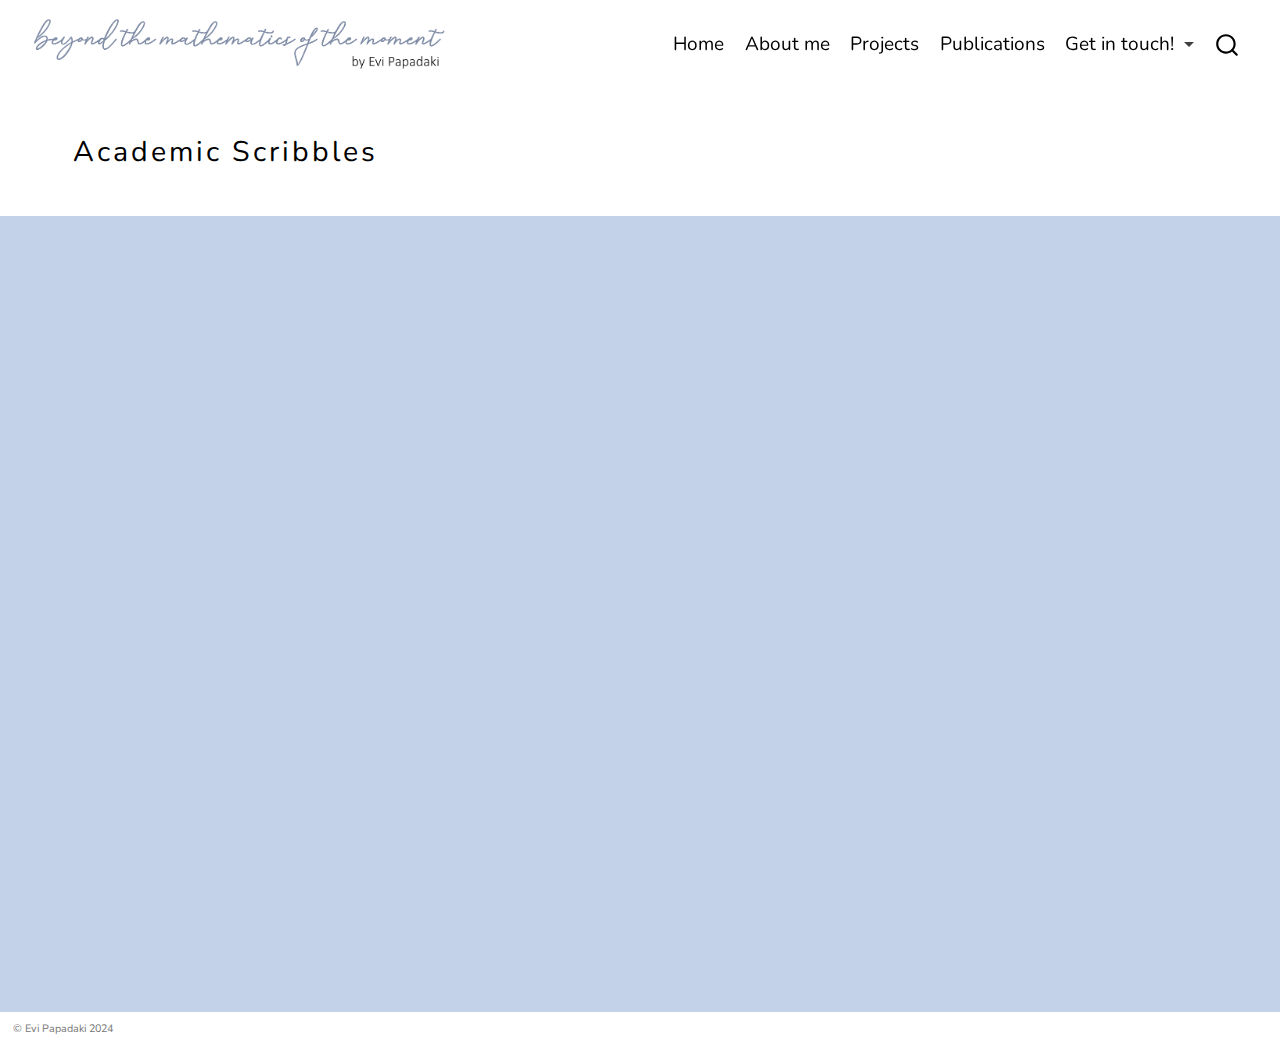
<file: docs/blog.html>
<!DOCTYPE html>
<html xmlns="http://www.w3.org/1999/xhtml" lang="en" xml:lang="en"><head>

<meta charset="utf-8">
<meta name="generator" content="quarto-1.5.57">

<meta name="viewport" content="width=device-width, initial-scale=1.0, user-scalable=yes">


<title>Academic Scribbles</title>
<style>
code{white-space: pre-wrap;}
span.smallcaps{font-variant: small-caps;}
div.columns{display: flex; gap: min(4vw, 1.5em);}
div.column{flex: auto; overflow-x: auto;}
div.hanging-indent{margin-left: 1.5em; text-indent: -1.5em;}
ul.task-list{list-style: none;}
ul.task-list li input[type="checkbox"] {
  width: 0.8em;
  margin: 0 0.8em 0.2em -1em; /* quarto-specific, see https://github.com/quarto-dev/quarto-cli/issues/4556 */ 
  vertical-align: middle;
}
</style>


<script src="site_libs/quarto-nav/quarto-nav.js"></script>
<script src="site_libs/quarto-nav/headroom.min.js"></script>
<script src="site_libs/clipboard/clipboard.min.js"></script>
<script src="site_libs/quarto-search/autocomplete.umd.js"></script>
<script src="site_libs/quarto-search/fuse.min.js"></script>
<script src="site_libs/quarto-search/quarto-search.js"></script>
<meta name="quarto:offset" content="./">
<link href="./logo.png" rel="icon" type="image/png">
<script src="site_libs/quarto-html/quarto.js"></script>
<script src="site_libs/quarto-html/popper.min.js"></script>
<script src="site_libs/quarto-html/tippy.umd.min.js"></script>
<script src="site_libs/quarto-html/anchor.min.js"></script>
<link href="site_libs/quarto-html/tippy.css" rel="stylesheet">
<link href="site_libs/quarto-html/quarto-syntax-highlighting.css" rel="stylesheet" id="quarto-text-highlighting-styles">
<script src="site_libs/bootstrap/bootstrap.min.js"></script>
<link href="site_libs/bootstrap/bootstrap-icons.css" rel="stylesheet">
<link href="site_libs/bootstrap/bootstrap.min.css" rel="stylesheet" id="quarto-bootstrap" data-mode="light">
<script id="quarto-search-options" type="application/json">{
  "location": "navbar",
  "copy-button": false,
  "collapse-after": 3,
  "panel-placement": "end",
  "type": "overlay",
  "limit": 50,
  "keyboard-shortcut": [
    "f",
    "/",
    "s"
  ],
  "show-item-context": false,
  "language": {
    "search-no-results-text": "No results",
    "search-matching-documents-text": "matching documents",
    "search-copy-link-title": "Copy link to search",
    "search-hide-matches-text": "Hide additional matches",
    "search-more-match-text": "more match in this document",
    "search-more-matches-text": "more matches in this document",
    "search-clear-button-title": "Clear",
    "search-text-placeholder": "",
    "search-detached-cancel-button-title": "Cancel",
    "search-submit-button-title": "Submit",
    "search-label": "Search"
  }
}</script>


</head>

<body class="nav-fixed">

<div id="quarto-search-results"></div>
  <header id="quarto-header" class="headroom fixed-top quarto-banner">
    <nav class="navbar navbar-expand-lg " data-bs-theme="dark">
      <div class="navbar-container container-fluid">
      <div class="navbar-brand-container mx-auto">
    <a href="./index.html" class="navbar-brand navbar-brand-logo">
    <img src="./title.png" alt="beyond the mathematics of the moment by Evi Papadaki" class="navbar-logo">
    </a>
  </div>
            <div id="quarto-search" class="" title="Search"></div>
          <button class="navbar-toggler" type="button" data-bs-toggle="collapse" data-bs-target="#navbarCollapse" aria-controls="navbarCollapse" role="menu" aria-expanded="false" aria-label="Toggle navigation" onclick="if (window.quartoToggleHeadroom) { window.quartoToggleHeadroom(); }">
  <span class="navbar-toggler-icon"></span>
</button>
          <div class="collapse navbar-collapse" id="navbarCollapse">
            <ul class="navbar-nav navbar-nav-scroll ms-auto">
  <li class="nav-item">
    <a class="nav-link" href="./index.html"> 
<span class="menu-text">Home</span></a>
  </li>  
  <li class="nav-item">
    <a class="nav-link" href="./about.html"> 
<span class="menu-text">About me</span></a>
  </li>  
  <li class="nav-item">
    <a class="nav-link" href="./projects.html"> 
<span class="menu-text">Projects</span></a>
  </li>  
  <li class="nav-item">
    <a class="nav-link" href="./bibliography.html"> 
<span class="menu-text">Publications</span></a>
  </li>  
  <li class="nav-item dropdown ">
    <a class="nav-link dropdown-toggle" href="#" id="nav-menu-get-in-touch" role="link" data-bs-toggle="dropdown" aria-expanded="false">
 <span class="menu-text">Get in touch!</span>
    </a>
    <ul class="dropdown-menu dropdown-menu-end" aria-labelledby="nav-menu-get-in-touch">    
        <li>
    <a class="dropdown-item" href="https://www.instagram.com/academic_scribbles/" target="_blank"><i class="bi bi-instagram" role="img">
</i> 
 <span class="dropdown-text">instagram</span></a>
  </li>  
        <li>
    <a class="dropdown-item" href="https://www.linkedin.com/in/evi-papadaki/" target="_blank"><i class="bi bi-linkedin" role="img">
</i> 
 <span class="dropdown-text">linkedin</span></a>
  </li>  
        <li>
    <a class="dropdown-item" href="mailto:pp949@bath.ac.uk"><i class="bi bi-envelope" role="img">
</i> 
 <span class="dropdown-text">email</span></a>
  </li>  
    </ul>
  </li>
</ul>
          </div> <!-- /navcollapse -->
            <div class="quarto-navbar-tools">
</div>
      </div> <!-- /container-fluid -->
    </nav>
</header>
<!-- content -->
<header id="title-block-header" class="quarto-title-block default page-columns page-full">
  <div class="quarto-title-banner page-columns page-full">
    <div class="quarto-title column-page">
      <h1 class="title">Academic Scribbles</h1>
                      </div>
  </div>
    
  
  <div class="quarto-title-meta column-page">

      
    
      
    </div>
    
  
  </header><div id="quarto-content" class="quarto-container page-columns page-rows-contents page-layout-full page-navbar">
<!-- sidebar -->
<!-- margin-sidebar -->
    <div id="quarto-margin-sidebar" class="sidebar margin-sidebar zindex-bottom">
        
    </div>
<!-- main -->
<main class="content quarto-banner-title-block column-page" id="quarto-document-content">





<!--This blog documents my efforts to bring my teaching practices and research interests together in meaningful and practical ways. I share activities I've tried, resources I've found useful, and reflect on discussions I've had with my students. Through these, I hope to inspire more teachers to go *beyond the mathematics of the moment*, while I explore how theory can inform my practice, and how my teaching practices can, in turn, enrich my research.-->



</main> <!-- /main -->
<script id="quarto-html-after-body" type="application/javascript">
window.document.addEventListener("DOMContentLoaded", function (event) {
  const toggleBodyColorMode = (bsSheetEl) => {
    const mode = bsSheetEl.getAttribute("data-mode");
    const bodyEl = window.document.querySelector("body");
    if (mode === "dark") {
      bodyEl.classList.add("quarto-dark");
      bodyEl.classList.remove("quarto-light");
    } else {
      bodyEl.classList.add("quarto-light");
      bodyEl.classList.remove("quarto-dark");
    }
  }
  const toggleBodyColorPrimary = () => {
    const bsSheetEl = window.document.querySelector("link#quarto-bootstrap");
    if (bsSheetEl) {
      toggleBodyColorMode(bsSheetEl);
    }
  }
  toggleBodyColorPrimary();  
  const icon = "";
  const anchorJS = new window.AnchorJS();
  anchorJS.options = {
    placement: 'right',
    icon: icon
  };
  anchorJS.add('.anchored');
  const isCodeAnnotation = (el) => {
    for (const clz of el.classList) {
      if (clz.startsWith('code-annotation-')) {                     
        return true;
      }
    }
    return false;
  }
  const onCopySuccess = function(e) {
    // button target
    const button = e.trigger;
    // don't keep focus
    button.blur();
    // flash "checked"
    button.classList.add('code-copy-button-checked');
    var currentTitle = button.getAttribute("title");
    button.setAttribute("title", "Copied!");
    let tooltip;
    if (window.bootstrap) {
      button.setAttribute("data-bs-toggle", "tooltip");
      button.setAttribute("data-bs-placement", "left");
      button.setAttribute("data-bs-title", "Copied!");
      tooltip = new bootstrap.Tooltip(button, 
        { trigger: "manual", 
          customClass: "code-copy-button-tooltip",
          offset: [0, -8]});
      tooltip.show();    
    }
    setTimeout(function() {
      if (tooltip) {
        tooltip.hide();
        button.removeAttribute("data-bs-title");
        button.removeAttribute("data-bs-toggle");
        button.removeAttribute("data-bs-placement");
      }
      button.setAttribute("title", currentTitle);
      button.classList.remove('code-copy-button-checked');
    }, 1000);
    // clear code selection
    e.clearSelection();
  }
  const getTextToCopy = function(trigger) {
      const codeEl = trigger.previousElementSibling.cloneNode(true);
      for (const childEl of codeEl.children) {
        if (isCodeAnnotation(childEl)) {
          childEl.remove();
        }
      }
      return codeEl.innerText;
  }
  const clipboard = new window.ClipboardJS('.code-copy-button:not([data-in-quarto-modal])', {
    text: getTextToCopy
  });
  clipboard.on('success', onCopySuccess);
  if (window.document.getElementById('quarto-embedded-source-code-modal')) {
    // For code content inside modals, clipBoardJS needs to be initialized with a container option
    // TODO: Check when it could be a function (https://github.com/zenorocha/clipboard.js/issues/860)
    const clipboardModal = new window.ClipboardJS('.code-copy-button[data-in-quarto-modal]', {
      text: getTextToCopy,
      container: window.document.getElementById('quarto-embedded-source-code-modal')
    });
    clipboardModal.on('success', onCopySuccess);
  }
    var localhostRegex = new RegExp(/^(?:http|https):\/\/localhost\:?[0-9]*\//);
    var mailtoRegex = new RegExp(/^mailto:/);
      var filterRegex = new RegExp("https:\/\/papadakievi\.github\.io\/");
    var isInternal = (href) => {
        return filterRegex.test(href) || localhostRegex.test(href) || mailtoRegex.test(href);
    }
    // Inspect non-navigation links and adorn them if external
 	var links = window.document.querySelectorAll('a[href]:not(.nav-link):not(.navbar-brand):not(.toc-action):not(.sidebar-link):not(.sidebar-item-toggle):not(.pagination-link):not(.no-external):not([aria-hidden]):not(.dropdown-item):not(.quarto-navigation-tool):not(.about-link)');
    for (var i=0; i<links.length; i++) {
      const link = links[i];
      if (!isInternal(link.href)) {
        // undo the damage that might have been done by quarto-nav.js in the case of
        // links that we want to consider external
        if (link.dataset.originalHref !== undefined) {
          link.href = link.dataset.originalHref;
        }
      }
    }
  function tippyHover(el, contentFn, onTriggerFn, onUntriggerFn) {
    const config = {
      allowHTML: true,
      maxWidth: 500,
      delay: 100,
      arrow: false,
      appendTo: function(el) {
          return el.parentElement;
      },
      interactive: true,
      interactiveBorder: 10,
      theme: 'quarto',
      placement: 'bottom-start',
    };
    if (contentFn) {
      config.content = contentFn;
    }
    if (onTriggerFn) {
      config.onTrigger = onTriggerFn;
    }
    if (onUntriggerFn) {
      config.onUntrigger = onUntriggerFn;
    }
    window.tippy(el, config); 
  }
  const noterefs = window.document.querySelectorAll('a[role="doc-noteref"]');
  for (var i=0; i<noterefs.length; i++) {
    const ref = noterefs[i];
    tippyHover(ref, function() {
      // use id or data attribute instead here
      let href = ref.getAttribute('data-footnote-href') || ref.getAttribute('href');
      try { href = new URL(href).hash; } catch {}
      const id = href.replace(/^#\/?/, "");
      const note = window.document.getElementById(id);
      if (note) {
        return note.innerHTML;
      } else {
        return "";
      }
    });
  }
  const xrefs = window.document.querySelectorAll('a.quarto-xref');
  const processXRef = (id, note) => {
    // Strip column container classes
    const stripColumnClz = (el) => {
      el.classList.remove("page-full", "page-columns");
      if (el.children) {
        for (const child of el.children) {
          stripColumnClz(child);
        }
      }
    }
    stripColumnClz(note)
    if (id === null || id.startsWith('sec-')) {
      // Special case sections, only their first couple elements
      const container = document.createElement("div");
      if (note.children && note.children.length > 2) {
        container.appendChild(note.children[0].cloneNode(true));
        for (let i = 1; i < note.children.length; i++) {
          const child = note.children[i];
          if (child.tagName === "P" && child.innerText === "") {
            continue;
          } else {
            container.appendChild(child.cloneNode(true));
            break;
          }
        }
        if (window.Quarto?.typesetMath) {
          window.Quarto.typesetMath(container);
        }
        return container.innerHTML
      } else {
        if (window.Quarto?.typesetMath) {
          window.Quarto.typesetMath(note);
        }
        return note.innerHTML;
      }
    } else {
      // Remove any anchor links if they are present
      const anchorLink = note.querySelector('a.anchorjs-link');
      if (anchorLink) {
        anchorLink.remove();
      }
      if (window.Quarto?.typesetMath) {
        window.Quarto.typesetMath(note);
      }
      // TODO in 1.5, we should make sure this works without a callout special case
      if (note.classList.contains("callout")) {
        return note.outerHTML;
      } else {
        return note.innerHTML;
      }
    }
  }
  for (var i=0; i<xrefs.length; i++) {
    const xref = xrefs[i];
    tippyHover(xref, undefined, function(instance) {
      instance.disable();
      let url = xref.getAttribute('href');
      let hash = undefined; 
      if (url.startsWith('#')) {
        hash = url;
      } else {
        try { hash = new URL(url).hash; } catch {}
      }
      if (hash) {
        const id = hash.replace(/^#\/?/, "");
        const note = window.document.getElementById(id);
        if (note !== null) {
          try {
            const html = processXRef(id, note.cloneNode(true));
            instance.setContent(html);
          } finally {
            instance.enable();
            instance.show();
          }
        } else {
          // See if we can fetch this
          fetch(url.split('#')[0])
          .then(res => res.text())
          .then(html => {
            const parser = new DOMParser();
            const htmlDoc = parser.parseFromString(html, "text/html");
            const note = htmlDoc.getElementById(id);
            if (note !== null) {
              const html = processXRef(id, note);
              instance.setContent(html);
            } 
          }).finally(() => {
            instance.enable();
            instance.show();
          });
        }
      } else {
        // See if we can fetch a full url (with no hash to target)
        // This is a special case and we should probably do some content thinning / targeting
        fetch(url)
        .then(res => res.text())
        .then(html => {
          const parser = new DOMParser();
          const htmlDoc = parser.parseFromString(html, "text/html");
          const note = htmlDoc.querySelector('main.content');
          if (note !== null) {
            // This should only happen for chapter cross references
            // (since there is no id in the URL)
            // remove the first header
            if (note.children.length > 0 && note.children[0].tagName === "HEADER") {
              note.children[0].remove();
            }
            const html = processXRef(null, note);
            instance.setContent(html);
          } 
        }).finally(() => {
          instance.enable();
          instance.show();
        });
      }
    }, function(instance) {
    });
  }
      let selectedAnnoteEl;
      const selectorForAnnotation = ( cell, annotation) => {
        let cellAttr = 'data-code-cell="' + cell + '"';
        let lineAttr = 'data-code-annotation="' +  annotation + '"';
        const selector = 'span[' + cellAttr + '][' + lineAttr + ']';
        return selector;
      }
      const selectCodeLines = (annoteEl) => {
        const doc = window.document;
        const targetCell = annoteEl.getAttribute("data-target-cell");
        const targetAnnotation = annoteEl.getAttribute("data-target-annotation");
        const annoteSpan = window.document.querySelector(selectorForAnnotation(targetCell, targetAnnotation));
        const lines = annoteSpan.getAttribute("data-code-lines").split(",");
        const lineIds = lines.map((line) => {
          return targetCell + "-" + line;
        })
        let top = null;
        let height = null;
        let parent = null;
        if (lineIds.length > 0) {
            //compute the position of the single el (top and bottom and make a div)
            const el = window.document.getElementById(lineIds[0]);
            top = el.offsetTop;
            height = el.offsetHeight;
            parent = el.parentElement.parentElement;
          if (lineIds.length > 1) {
            const lastEl = window.document.getElementById(lineIds[lineIds.length - 1]);
            const bottom = lastEl.offsetTop + lastEl.offsetHeight;
            height = bottom - top;
          }
          if (top !== null && height !== null && parent !== null) {
            // cook up a div (if necessary) and position it 
            let div = window.document.getElementById("code-annotation-line-highlight");
            if (div === null) {
              div = window.document.createElement("div");
              div.setAttribute("id", "code-annotation-line-highlight");
              div.style.position = 'absolute';
              parent.appendChild(div);
            }
            div.style.top = top - 2 + "px";
            div.style.height = height + 4 + "px";
            div.style.left = 0;
            let gutterDiv = window.document.getElementById("code-annotation-line-highlight-gutter");
            if (gutterDiv === null) {
              gutterDiv = window.document.createElement("div");
              gutterDiv.setAttribute("id", "code-annotation-line-highlight-gutter");
              gutterDiv.style.position = 'absolute';
              const codeCell = window.document.getElementById(targetCell);
              const gutter = codeCell.querySelector('.code-annotation-gutter');
              gutter.appendChild(gutterDiv);
            }
            gutterDiv.style.top = top - 2 + "px";
            gutterDiv.style.height = height + 4 + "px";
          }
          selectedAnnoteEl = annoteEl;
        }
      };
      const unselectCodeLines = () => {
        const elementsIds = ["code-annotation-line-highlight", "code-annotation-line-highlight-gutter"];
        elementsIds.forEach((elId) => {
          const div = window.document.getElementById(elId);
          if (div) {
            div.remove();
          }
        });
        selectedAnnoteEl = undefined;
      };
        // Handle positioning of the toggle
    window.addEventListener(
      "resize",
      throttle(() => {
        elRect = undefined;
        if (selectedAnnoteEl) {
          selectCodeLines(selectedAnnoteEl);
        }
      }, 10)
    );
    function throttle(fn, ms) {
    let throttle = false;
    let timer;
      return (...args) => {
        if(!throttle) { // first call gets through
            fn.apply(this, args);
            throttle = true;
        } else { // all the others get throttled
            if(timer) clearTimeout(timer); // cancel #2
            timer = setTimeout(() => {
              fn.apply(this, args);
              timer = throttle = false;
            }, ms);
        }
      };
    }
      // Attach click handler to the DT
      const annoteDls = window.document.querySelectorAll('dt[data-target-cell]');
      for (const annoteDlNode of annoteDls) {
        annoteDlNode.addEventListener('click', (event) => {
          const clickedEl = event.target;
          if (clickedEl !== selectedAnnoteEl) {
            unselectCodeLines();
            const activeEl = window.document.querySelector('dt[data-target-cell].code-annotation-active');
            if (activeEl) {
              activeEl.classList.remove('code-annotation-active');
            }
            selectCodeLines(clickedEl);
            clickedEl.classList.add('code-annotation-active');
          } else {
            // Unselect the line
            unselectCodeLines();
            clickedEl.classList.remove('code-annotation-active');
          }
        });
      }
  const findCites = (el) => {
    const parentEl = el.parentElement;
    if (parentEl) {
      const cites = parentEl.dataset.cites;
      if (cites) {
        return {
          el,
          cites: cites.split(' ')
        };
      } else {
        return findCites(el.parentElement)
      }
    } else {
      return undefined;
    }
  };
  var bibliorefs = window.document.querySelectorAll('a[role="doc-biblioref"]');
  for (var i=0; i<bibliorefs.length; i++) {
    const ref = bibliorefs[i];
    const citeInfo = findCites(ref);
    if (citeInfo) {
      tippyHover(citeInfo.el, function() {
        var popup = window.document.createElement('div');
        citeInfo.cites.forEach(function(cite) {
          var citeDiv = window.document.createElement('div');
          citeDiv.classList.add('hanging-indent');
          citeDiv.classList.add('csl-entry');
          var biblioDiv = window.document.getElementById('ref-' + cite);
          if (biblioDiv) {
            citeDiv.innerHTML = biblioDiv.innerHTML;
          }
          popup.appendChild(citeDiv);
        });
        return popup.innerHTML;
      });
    }
  }
});
</script>
</div> <!-- /content -->
<footer class="footer">
  <div class="nav-footer">
    <div class="nav-footer-left">
<p>© Evi Papadaki 2024</p>
</div>   
    <div class="nav-footer-center">
      &nbsp;
    </div>
    <div class="nav-footer-right">
      &nbsp;
    </div>
  </div>
</footer>




</body></html>
</file>
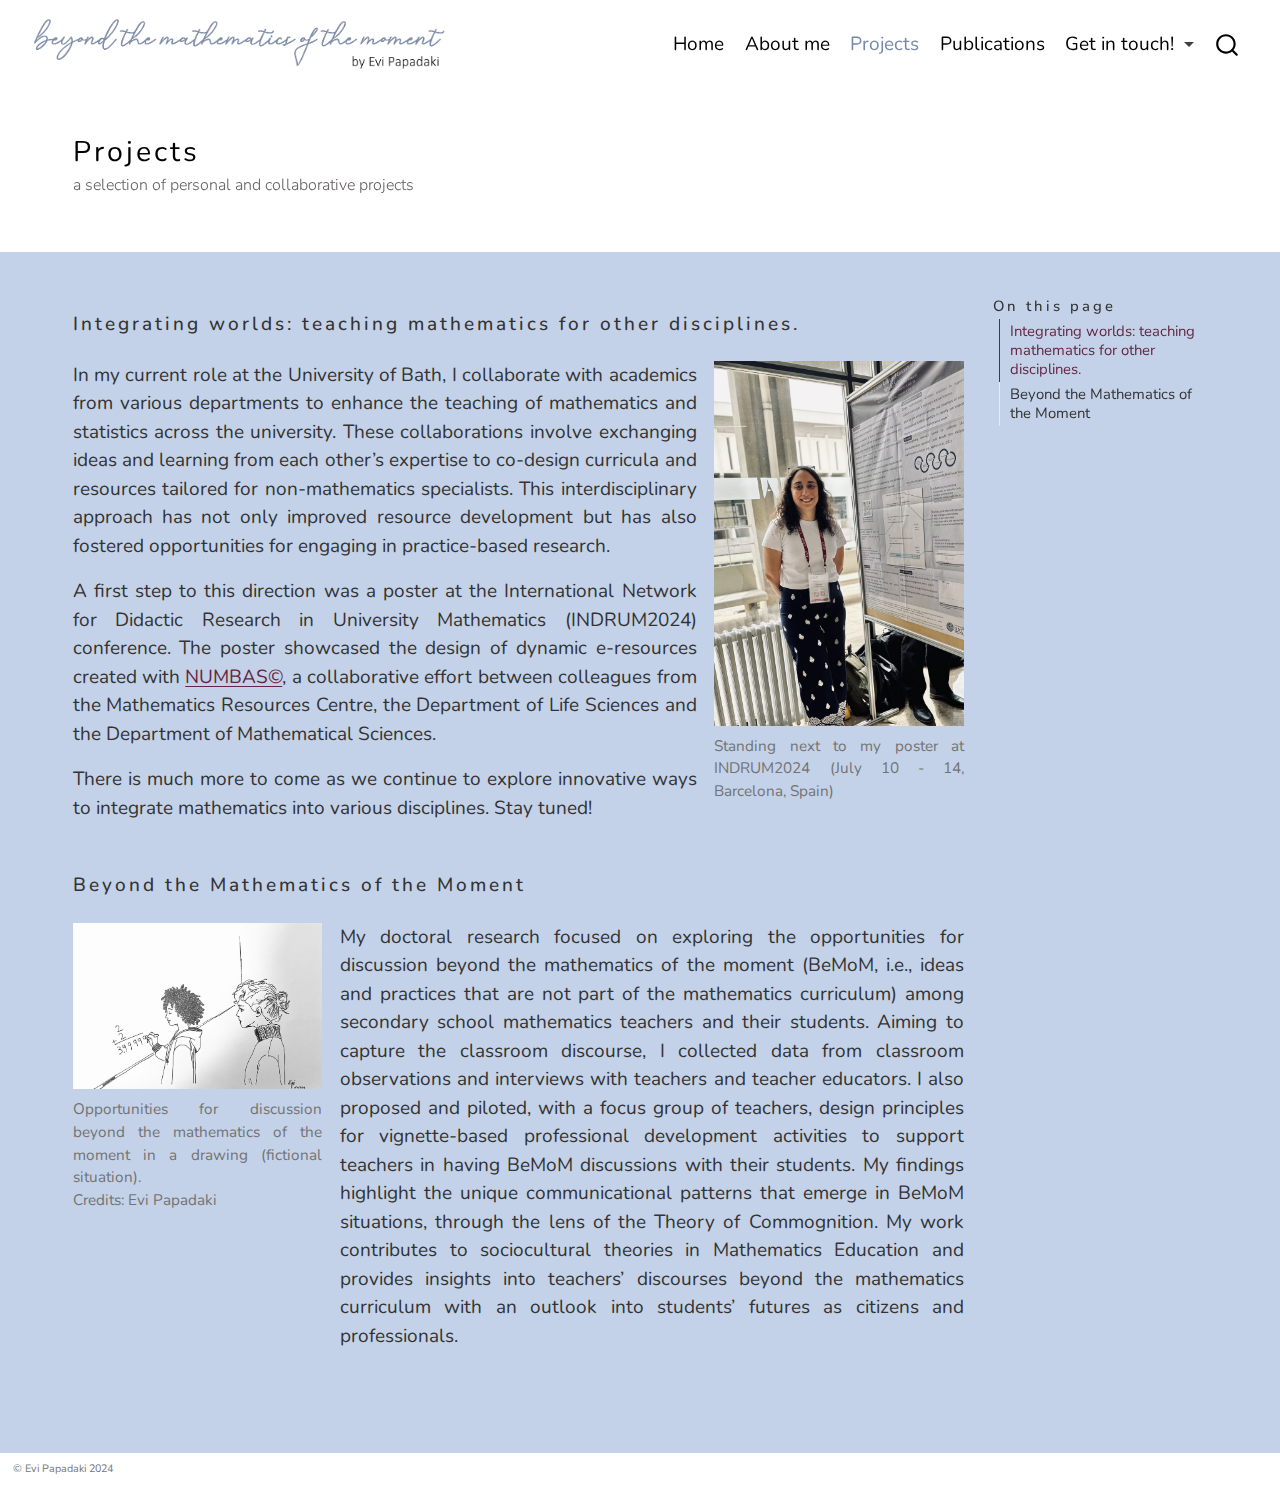
<file: docs/projects.html>
<!DOCTYPE html>
<html xmlns="http://www.w3.org/1999/xhtml" lang="en" xml:lang="en"><head>

<meta charset="utf-8">
<meta name="generator" content="quarto-1.5.57">

<meta name="viewport" content="width=device-width, initial-scale=1.0, user-scalable=yes">


<title>Projects</title>
<style>
code{white-space: pre-wrap;}
span.smallcaps{font-variant: small-caps;}
div.columns{display: flex; gap: min(4vw, 1.5em);}
div.column{flex: auto; overflow-x: auto;}
div.hanging-indent{margin-left: 1.5em; text-indent: -1.5em;}
ul.task-list{list-style: none;}
ul.task-list li input[type="checkbox"] {
  width: 0.8em;
  margin: 0 0.8em 0.2em -1em; /* quarto-specific, see https://github.com/quarto-dev/quarto-cli/issues/4556 */ 
  vertical-align: middle;
}
</style>


<script src="site_libs/quarto-nav/quarto-nav.js"></script>
<script src="site_libs/quarto-nav/headroom.min.js"></script>
<script src="site_libs/clipboard/clipboard.min.js"></script>
<script src="site_libs/quarto-search/autocomplete.umd.js"></script>
<script src="site_libs/quarto-search/fuse.min.js"></script>
<script src="site_libs/quarto-search/quarto-search.js"></script>
<meta name="quarto:offset" content="./">
<link href="./logo.png" rel="icon" type="image/png">
<script src="site_libs/quarto-html/quarto.js"></script>
<script src="site_libs/quarto-html/popper.min.js"></script>
<script src="site_libs/quarto-html/tippy.umd.min.js"></script>
<script src="site_libs/quarto-html/anchor.min.js"></script>
<link href="site_libs/quarto-html/tippy.css" rel="stylesheet">
<link href="site_libs/quarto-html/quarto-syntax-highlighting.css" rel="stylesheet" id="quarto-text-highlighting-styles">
<script src="site_libs/bootstrap/bootstrap.min.js"></script>
<link href="site_libs/bootstrap/bootstrap-icons.css" rel="stylesheet">
<link href="site_libs/bootstrap/bootstrap.min.css" rel="stylesheet" id="quarto-bootstrap" data-mode="light">
<script id="quarto-search-options" type="application/json">{
  "location": "navbar",
  "copy-button": false,
  "collapse-after": 3,
  "panel-placement": "end",
  "type": "overlay",
  "limit": 50,
  "keyboard-shortcut": [
    "f",
    "/",
    "s"
  ],
  "show-item-context": false,
  "language": {
    "search-no-results-text": "No results",
    "search-matching-documents-text": "matching documents",
    "search-copy-link-title": "Copy link to search",
    "search-hide-matches-text": "Hide additional matches",
    "search-more-match-text": "more match in this document",
    "search-more-matches-text": "more matches in this document",
    "search-clear-button-title": "Clear",
    "search-text-placeholder": "",
    "search-detached-cancel-button-title": "Cancel",
    "search-submit-button-title": "Submit",
    "search-label": "Search"
  }
}</script>


</head>

<body class="nav-fixed">

<div id="quarto-search-results"></div>
  <header id="quarto-header" class="headroom fixed-top quarto-banner">
    <nav class="navbar navbar-expand-lg " data-bs-theme="dark">
      <div class="navbar-container container-fluid">
      <div class="navbar-brand-container mx-auto">
    <a href="./index.html" class="navbar-brand navbar-brand-logo">
    <img src="./title.png" alt="beyond the mathematics of the moment by Evi Papadaki" class="navbar-logo">
    </a>
  </div>
            <div id="quarto-search" class="" title="Search"></div>
          <button class="navbar-toggler" type="button" data-bs-toggle="collapse" data-bs-target="#navbarCollapse" aria-controls="navbarCollapse" role="menu" aria-expanded="false" aria-label="Toggle navigation" onclick="if (window.quartoToggleHeadroom) { window.quartoToggleHeadroom(); }">
  <span class="navbar-toggler-icon"></span>
</button>
          <div class="collapse navbar-collapse" id="navbarCollapse">
            <ul class="navbar-nav navbar-nav-scroll ms-auto">
  <li class="nav-item">
    <a class="nav-link" href="./index.html"> 
<span class="menu-text">Home</span></a>
  </li>  
  <li class="nav-item">
    <a class="nav-link" href="./about.html"> 
<span class="menu-text">About me</span></a>
  </li>  
  <li class="nav-item">
    <a class="nav-link active" href="./projects.html" aria-current="page"> 
<span class="menu-text">Projects</span></a>
  </li>  
  <li class="nav-item">
    <a class="nav-link" href="./bibliography.html"> 
<span class="menu-text">Publications</span></a>
  </li>  
  <li class="nav-item dropdown ">
    <a class="nav-link dropdown-toggle" href="#" id="nav-menu-get-in-touch" role="link" data-bs-toggle="dropdown" aria-expanded="false">
 <span class="menu-text">Get in touch!</span>
    </a>
    <ul class="dropdown-menu dropdown-menu-end" aria-labelledby="nav-menu-get-in-touch">    
        <li>
    <a class="dropdown-item" href="https://www.instagram.com/academic_scribbles/" target="_blank"><i class="bi bi-instagram" role="img">
</i> 
 <span class="dropdown-text">instagram</span></a>
  </li>  
        <li>
    <a class="dropdown-item" href="https://www.linkedin.com/in/evi-papadaki/" target="_blank"><i class="bi bi-linkedin" role="img">
</i> 
 <span class="dropdown-text">linkedin</span></a>
  </li>  
        <li>
    <a class="dropdown-item" href="mailto:pp949@bath.ac.uk"><i class="bi bi-envelope" role="img">
</i> 
 <span class="dropdown-text">email</span></a>
  </li>  
    </ul>
  </li>
</ul>
          </div> <!-- /navcollapse -->
            <div class="quarto-navbar-tools">
</div>
      </div> <!-- /container-fluid -->
    </nav>
</header>
<!-- content -->
<header id="title-block-header" class="quarto-title-block default page-columns page-full">
  <div class="quarto-title-banner page-columns page-full">
    <div class="quarto-title column-page-left">
      <h1 class="title">Projects</h1>
            <p class="subtitle lead">a selection of personal and collaborative projects</p>
                      </div>
  </div>
    
  
  <div class="quarto-title-meta column-page-left">

      
    
      
    </div>
    
  
  </header><div id="quarto-content" class="quarto-container page-columns page-rows-contents page-layout-full page-navbar">
<!-- sidebar -->
<!-- margin-sidebar -->
    <div id="quarto-margin-sidebar" class="sidebar margin-sidebar">
        <nav id="TOC" role="doc-toc" class="toc-active">
    <h2 id="toc-title">On this page</h2>
   
  <ul class="collapse">
  <li><a href="#integrating-worlds-teaching-mathematics-for-other-disciplines." id="toc-integrating-worlds-teaching-mathematics-for-other-disciplines." class="nav-link active" data-scroll-target="#integrating-worlds-teaching-mathematics-for-other-disciplines.">Integrating worlds: teaching mathematics for other disciplines.</a></li>
  <li><a href="#beyond-the-mathematics-of-the-moment" id="toc-beyond-the-mathematics-of-the-moment" class="nav-link" data-scroll-target="#beyond-the-mathematics-of-the-moment">Beyond the Mathematics of the Moment</a></li>
  </ul>
</nav>
    </div>
<!-- main -->
<main class="content quarto-banner-title-block column-page-left" id="quarto-document-content">





<section id="integrating-worlds-teaching-mathematics-for-other-disciplines." class="level2">
<h2 class="anchored" data-anchor-id="integrating-worlds-teaching-mathematics-for-other-disciplines.">Integrating worlds: teaching mathematics for other disciplines.</h2>
<div class="columns">
<div class="column" style="width:70%;">
<p>In my current role at the University of Bath, I collaborate with academics from various departments to enhance the teaching of mathematics and statistics across the university. These collaborations involve exchanging ideas and learning from each other’s expertise to co-design curricula and resources tailored for non-mathematics specialists. This interdisciplinary approach has not only improved resource development but has also fostered opportunities for engaging in practice-based research.</p>
<p>A first step to this direction was a poster at the International Network for Didactic Research in University Mathematics (INDRUM2024) conference. The poster showcased the design of dynamic e-resources created with <a href="https://numbas.mathcentre.ac.uk/">NUMBAS©</a>, a collaborative effort between colleagues from the Mathematics Resources Centre, the Department of Life Sciences and the Department of Mathematical Sciences.</p>
<p>There is much more to come as we continue to explore innovative ways to integrate mathematics into various disciplines. Stay tuned!</p>
</div><div class="column" style="width:2%;">
<!-- empty column to create gap -->
</div><div class="column" style="width:28%;">
<div class="quarto-figure quarto-figure-center">
<figure class="figure">
<p><img src="numbas.png" class="img-fluid figure-img" alt="me standing next to my poster at the INDRUM2024 conference"></p>
<figcaption>Standing next to my poster at INDRUM2024 (July 10 - 14, Barcelona, Spain)</figcaption>
</figure>
</div>
</div>
</div>
</section>
<section id="beyond-the-mathematics-of-the-moment" class="level2">
<h2 class="anchored" data-anchor-id="beyond-the-mathematics-of-the-moment">Beyond the Mathematics of the Moment</h2>
<div class="columns">
<div class="column" style="width:28%;">
<div class="quarto-figure quarto-figure-center">
<figure class="figure">
<p><img src="bemom.jpg" class="img-fluid figure-img" alt="A surprised teacher watching a young student writing on the board 2+2=3.99999."></p>
<figcaption>Opportunities for discussion beyond the mathematics of the moment in a drawing (fictional situation). <br> Credits: Evi Papadaki</figcaption>
</figure>
</div>
</div><div class="column" style="width:2%;">
<!-- empty column to create gap -->
</div><div class="column" style="width:70%;">
<p>My doctoral research focused on exploring the opportunities for discussion beyond the mathematics of the moment (BeMoM, i.e., ideas and practices that are not part of the mathematics curriculum) among secondary school mathematics teachers and their students. Aiming to capture the classroom discourse, I collected data from classroom observations and interviews with teachers and teacher educators. I also proposed and piloted, with a focus group of teachers, design principles for vignette-based professional development activities to support teachers in having BeMoM discussions with their students. My findings highlight the unique communicational patterns that emerge in BeMoM situations, through the lens of the Theory of Commognition. My work contributes to sociocultural theories in Mathematics Education and provides insights into teachers’ discourses beyond the mathematics curriculum with an outlook into students’ futures as citizens and professionals.</p>
</div>
</div>
<!--
## The MathTASK project

::: columns
::: {.column width="28%"}
![the MathTASK logo](mathtasklogo.png){fig-alt="The MathTASK logo consists of the word 'Math' in grey letters on top of the work 'TASK' capitalised in pink letters. Both words are written in a handwritten font."}
:::

::: {.column width="2%"}

:::

::: {.column width="70%"}
write about the project here
:::
:::
-->


</section>

</main> <!-- /main -->
<script id="quarto-html-after-body" type="application/javascript">
window.document.addEventListener("DOMContentLoaded", function (event) {
  const toggleBodyColorMode = (bsSheetEl) => {
    const mode = bsSheetEl.getAttribute("data-mode");
    const bodyEl = window.document.querySelector("body");
    if (mode === "dark") {
      bodyEl.classList.add("quarto-dark");
      bodyEl.classList.remove("quarto-light");
    } else {
      bodyEl.classList.add("quarto-light");
      bodyEl.classList.remove("quarto-dark");
    }
  }
  const toggleBodyColorPrimary = () => {
    const bsSheetEl = window.document.querySelector("link#quarto-bootstrap");
    if (bsSheetEl) {
      toggleBodyColorMode(bsSheetEl);
    }
  }
  toggleBodyColorPrimary();  
  const icon = "";
  const anchorJS = new window.AnchorJS();
  anchorJS.options = {
    placement: 'right',
    icon: icon
  };
  anchorJS.add('.anchored');
  const isCodeAnnotation = (el) => {
    for (const clz of el.classList) {
      if (clz.startsWith('code-annotation-')) {                     
        return true;
      }
    }
    return false;
  }
  const onCopySuccess = function(e) {
    // button target
    const button = e.trigger;
    // don't keep focus
    button.blur();
    // flash "checked"
    button.classList.add('code-copy-button-checked');
    var currentTitle = button.getAttribute("title");
    button.setAttribute("title", "Copied!");
    let tooltip;
    if (window.bootstrap) {
      button.setAttribute("data-bs-toggle", "tooltip");
      button.setAttribute("data-bs-placement", "left");
      button.setAttribute("data-bs-title", "Copied!");
      tooltip = new bootstrap.Tooltip(button, 
        { trigger: "manual", 
          customClass: "code-copy-button-tooltip",
          offset: [0, -8]});
      tooltip.show();    
    }
    setTimeout(function() {
      if (tooltip) {
        tooltip.hide();
        button.removeAttribute("data-bs-title");
        button.removeAttribute("data-bs-toggle");
        button.removeAttribute("data-bs-placement");
      }
      button.setAttribute("title", currentTitle);
      button.classList.remove('code-copy-button-checked');
    }, 1000);
    // clear code selection
    e.clearSelection();
  }
  const getTextToCopy = function(trigger) {
      const codeEl = trigger.previousElementSibling.cloneNode(true);
      for (const childEl of codeEl.children) {
        if (isCodeAnnotation(childEl)) {
          childEl.remove();
        }
      }
      return codeEl.innerText;
  }
  const clipboard = new window.ClipboardJS('.code-copy-button:not([data-in-quarto-modal])', {
    text: getTextToCopy
  });
  clipboard.on('success', onCopySuccess);
  if (window.document.getElementById('quarto-embedded-source-code-modal')) {
    // For code content inside modals, clipBoardJS needs to be initialized with a container option
    // TODO: Check when it could be a function (https://github.com/zenorocha/clipboard.js/issues/860)
    const clipboardModal = new window.ClipboardJS('.code-copy-button[data-in-quarto-modal]', {
      text: getTextToCopy,
      container: window.document.getElementById('quarto-embedded-source-code-modal')
    });
    clipboardModal.on('success', onCopySuccess);
  }
    var localhostRegex = new RegExp(/^(?:http|https):\/\/localhost\:?[0-9]*\//);
    var mailtoRegex = new RegExp(/^mailto:/);
      var filterRegex = new RegExp("https:\/\/papadakievi\.github\.io\/");
    var isInternal = (href) => {
        return filterRegex.test(href) || localhostRegex.test(href) || mailtoRegex.test(href);
    }
    // Inspect non-navigation links and adorn them if external
 	var links = window.document.querySelectorAll('a[href]:not(.nav-link):not(.navbar-brand):not(.toc-action):not(.sidebar-link):not(.sidebar-item-toggle):not(.pagination-link):not(.no-external):not([aria-hidden]):not(.dropdown-item):not(.quarto-navigation-tool):not(.about-link)');
    for (var i=0; i<links.length; i++) {
      const link = links[i];
      if (!isInternal(link.href)) {
        // undo the damage that might have been done by quarto-nav.js in the case of
        // links that we want to consider external
        if (link.dataset.originalHref !== undefined) {
          link.href = link.dataset.originalHref;
        }
      }
    }
  function tippyHover(el, contentFn, onTriggerFn, onUntriggerFn) {
    const config = {
      allowHTML: true,
      maxWidth: 500,
      delay: 100,
      arrow: false,
      appendTo: function(el) {
          return el.parentElement;
      },
      interactive: true,
      interactiveBorder: 10,
      theme: 'quarto',
      placement: 'bottom-start',
    };
    if (contentFn) {
      config.content = contentFn;
    }
    if (onTriggerFn) {
      config.onTrigger = onTriggerFn;
    }
    if (onUntriggerFn) {
      config.onUntrigger = onUntriggerFn;
    }
    window.tippy(el, config); 
  }
  const noterefs = window.document.querySelectorAll('a[role="doc-noteref"]');
  for (var i=0; i<noterefs.length; i++) {
    const ref = noterefs[i];
    tippyHover(ref, function() {
      // use id or data attribute instead here
      let href = ref.getAttribute('data-footnote-href') || ref.getAttribute('href');
      try { href = new URL(href).hash; } catch {}
      const id = href.replace(/^#\/?/, "");
      const note = window.document.getElementById(id);
      if (note) {
        return note.innerHTML;
      } else {
        return "";
      }
    });
  }
  const xrefs = window.document.querySelectorAll('a.quarto-xref');
  const processXRef = (id, note) => {
    // Strip column container classes
    const stripColumnClz = (el) => {
      el.classList.remove("page-full", "page-columns");
      if (el.children) {
        for (const child of el.children) {
          stripColumnClz(child);
        }
      }
    }
    stripColumnClz(note)
    if (id === null || id.startsWith('sec-')) {
      // Special case sections, only their first couple elements
      const container = document.createElement("div");
      if (note.children && note.children.length > 2) {
        container.appendChild(note.children[0].cloneNode(true));
        for (let i = 1; i < note.children.length; i++) {
          const child = note.children[i];
          if (child.tagName === "P" && child.innerText === "") {
            continue;
          } else {
            container.appendChild(child.cloneNode(true));
            break;
          }
        }
        if (window.Quarto?.typesetMath) {
          window.Quarto.typesetMath(container);
        }
        return container.innerHTML
      } else {
        if (window.Quarto?.typesetMath) {
          window.Quarto.typesetMath(note);
        }
        return note.innerHTML;
      }
    } else {
      // Remove any anchor links if they are present
      const anchorLink = note.querySelector('a.anchorjs-link');
      if (anchorLink) {
        anchorLink.remove();
      }
      if (window.Quarto?.typesetMath) {
        window.Quarto.typesetMath(note);
      }
      // TODO in 1.5, we should make sure this works without a callout special case
      if (note.classList.contains("callout")) {
        return note.outerHTML;
      } else {
        return note.innerHTML;
      }
    }
  }
  for (var i=0; i<xrefs.length; i++) {
    const xref = xrefs[i];
    tippyHover(xref, undefined, function(instance) {
      instance.disable();
      let url = xref.getAttribute('href');
      let hash = undefined; 
      if (url.startsWith('#')) {
        hash = url;
      } else {
        try { hash = new URL(url).hash; } catch {}
      }
      if (hash) {
        const id = hash.replace(/^#\/?/, "");
        const note = window.document.getElementById(id);
        if (note !== null) {
          try {
            const html = processXRef(id, note.cloneNode(true));
            instance.setContent(html);
          } finally {
            instance.enable();
            instance.show();
          }
        } else {
          // See if we can fetch this
          fetch(url.split('#')[0])
          .then(res => res.text())
          .then(html => {
            const parser = new DOMParser();
            const htmlDoc = parser.parseFromString(html, "text/html");
            const note = htmlDoc.getElementById(id);
            if (note !== null) {
              const html = processXRef(id, note);
              instance.setContent(html);
            } 
          }).finally(() => {
            instance.enable();
            instance.show();
          });
        }
      } else {
        // See if we can fetch a full url (with no hash to target)
        // This is a special case and we should probably do some content thinning / targeting
        fetch(url)
        .then(res => res.text())
        .then(html => {
          const parser = new DOMParser();
          const htmlDoc = parser.parseFromString(html, "text/html");
          const note = htmlDoc.querySelector('main.content');
          if (note !== null) {
            // This should only happen for chapter cross references
            // (since there is no id in the URL)
            // remove the first header
            if (note.children.length > 0 && note.children[0].tagName === "HEADER") {
              note.children[0].remove();
            }
            const html = processXRef(null, note);
            instance.setContent(html);
          } 
        }).finally(() => {
          instance.enable();
          instance.show();
        });
      }
    }, function(instance) {
    });
  }
      let selectedAnnoteEl;
      const selectorForAnnotation = ( cell, annotation) => {
        let cellAttr = 'data-code-cell="' + cell + '"';
        let lineAttr = 'data-code-annotation="' +  annotation + '"';
        const selector = 'span[' + cellAttr + '][' + lineAttr + ']';
        return selector;
      }
      const selectCodeLines = (annoteEl) => {
        const doc = window.document;
        const targetCell = annoteEl.getAttribute("data-target-cell");
        const targetAnnotation = annoteEl.getAttribute("data-target-annotation");
        const annoteSpan = window.document.querySelector(selectorForAnnotation(targetCell, targetAnnotation));
        const lines = annoteSpan.getAttribute("data-code-lines").split(",");
        const lineIds = lines.map((line) => {
          return targetCell + "-" + line;
        })
        let top = null;
        let height = null;
        let parent = null;
        if (lineIds.length > 0) {
            //compute the position of the single el (top and bottom and make a div)
            const el = window.document.getElementById(lineIds[0]);
            top = el.offsetTop;
            height = el.offsetHeight;
            parent = el.parentElement.parentElement;
          if (lineIds.length > 1) {
            const lastEl = window.document.getElementById(lineIds[lineIds.length - 1]);
            const bottom = lastEl.offsetTop + lastEl.offsetHeight;
            height = bottom - top;
          }
          if (top !== null && height !== null && parent !== null) {
            // cook up a div (if necessary) and position it 
            let div = window.document.getElementById("code-annotation-line-highlight");
            if (div === null) {
              div = window.document.createElement("div");
              div.setAttribute("id", "code-annotation-line-highlight");
              div.style.position = 'absolute';
              parent.appendChild(div);
            }
            div.style.top = top - 2 + "px";
            div.style.height = height + 4 + "px";
            div.style.left = 0;
            let gutterDiv = window.document.getElementById("code-annotation-line-highlight-gutter");
            if (gutterDiv === null) {
              gutterDiv = window.document.createElement("div");
              gutterDiv.setAttribute("id", "code-annotation-line-highlight-gutter");
              gutterDiv.style.position = 'absolute';
              const codeCell = window.document.getElementById(targetCell);
              const gutter = codeCell.querySelector('.code-annotation-gutter');
              gutter.appendChild(gutterDiv);
            }
            gutterDiv.style.top = top - 2 + "px";
            gutterDiv.style.height = height + 4 + "px";
          }
          selectedAnnoteEl = annoteEl;
        }
      };
      const unselectCodeLines = () => {
        const elementsIds = ["code-annotation-line-highlight", "code-annotation-line-highlight-gutter"];
        elementsIds.forEach((elId) => {
          const div = window.document.getElementById(elId);
          if (div) {
            div.remove();
          }
        });
        selectedAnnoteEl = undefined;
      };
        // Handle positioning of the toggle
    window.addEventListener(
      "resize",
      throttle(() => {
        elRect = undefined;
        if (selectedAnnoteEl) {
          selectCodeLines(selectedAnnoteEl);
        }
      }, 10)
    );
    function throttle(fn, ms) {
    let throttle = false;
    let timer;
      return (...args) => {
        if(!throttle) { // first call gets through
            fn.apply(this, args);
            throttle = true;
        } else { // all the others get throttled
            if(timer) clearTimeout(timer); // cancel #2
            timer = setTimeout(() => {
              fn.apply(this, args);
              timer = throttle = false;
            }, ms);
        }
      };
    }
      // Attach click handler to the DT
      const annoteDls = window.document.querySelectorAll('dt[data-target-cell]');
      for (const annoteDlNode of annoteDls) {
        annoteDlNode.addEventListener('click', (event) => {
          const clickedEl = event.target;
          if (clickedEl !== selectedAnnoteEl) {
            unselectCodeLines();
            const activeEl = window.document.querySelector('dt[data-target-cell].code-annotation-active');
            if (activeEl) {
              activeEl.classList.remove('code-annotation-active');
            }
            selectCodeLines(clickedEl);
            clickedEl.classList.add('code-annotation-active');
          } else {
            // Unselect the line
            unselectCodeLines();
            clickedEl.classList.remove('code-annotation-active');
          }
        });
      }
  const findCites = (el) => {
    const parentEl = el.parentElement;
    if (parentEl) {
      const cites = parentEl.dataset.cites;
      if (cites) {
        return {
          el,
          cites: cites.split(' ')
        };
      } else {
        return findCites(el.parentElement)
      }
    } else {
      return undefined;
    }
  };
  var bibliorefs = window.document.querySelectorAll('a[role="doc-biblioref"]');
  for (var i=0; i<bibliorefs.length; i++) {
    const ref = bibliorefs[i];
    const citeInfo = findCites(ref);
    if (citeInfo) {
      tippyHover(citeInfo.el, function() {
        var popup = window.document.createElement('div');
        citeInfo.cites.forEach(function(cite) {
          var citeDiv = window.document.createElement('div');
          citeDiv.classList.add('hanging-indent');
          citeDiv.classList.add('csl-entry');
          var biblioDiv = window.document.getElementById('ref-' + cite);
          if (biblioDiv) {
            citeDiv.innerHTML = biblioDiv.innerHTML;
          }
          popup.appendChild(citeDiv);
        });
        return popup.innerHTML;
      });
    }
  }
});
</script>
</div> <!-- /content -->
<footer class="footer">
  <div class="nav-footer">
    <div class="nav-footer-left">
<p>© Evi Papadaki 2024</p>
</div>   
    <div class="nav-footer-center">
      &nbsp;
    </div>
    <div class="nav-footer-right">
      &nbsp;
    </div>
  </div>
</footer>




</body></html>
</file>
<file: docs/site_libs/quarto-html/tippy.css>
.tippy-box[data-animation=fade][data-state=hidden]{opacity:0}[data-tippy-root]{max-width:calc(100vw - 10px)}.tippy-box{position:relative;background-color:#333;color:#fff;border-radius:4px;font-size:14px;line-height:1.4;white-space:normal;outline:0;transition-property:transform,visibility,opacity}.tippy-box[data-placement^=top]>.tippy-arrow{bottom:0}.tippy-box[data-placement^=top]>.tippy-arrow:before{bottom:-7px;left:0;border-width:8px 8px 0;border-top-color:initial;transform-origin:center top}.tippy-box[data-placement^=bottom]>.tippy-arrow{top:0}.tippy-box[data-placement^=bottom]>.tippy-arrow:before{top:-7px;left:0;border-width:0 8px 8px;border-bottom-color:initial;transform-origin:center bottom}.tippy-box[data-placement^=left]>.tippy-arrow{right:0}.tippy-box[data-placement^=left]>.tippy-arrow:before{border-width:8px 0 8px 8px;border-left-color:initial;right:-7px;transform-origin:center left}.tippy-box[data-placement^=right]>.tippy-arrow{left:0}.tippy-box[data-placement^=right]>.tippy-arrow:before{left:-7px;border-width:8px 8px 8px 0;border-right-color:initial;transform-origin:center right}.tippy-box[data-inertia][data-state=visible]{transition-timing-function:cubic-bezier(.54,1.5,.38,1.11)}.tippy-arrow{width:16px;height:16px;color:#333}.tippy-arrow:before{content:"";position:absolute;border-color:transparent;border-style:solid}.tippy-content{position:relative;padding:5px 9px;z-index:1}
</file>
<file: docs/site_libs/quarto-html/quarto-syntax-highlighting.css>
/* quarto syntax highlight colors */
:root {
  --quarto-hl-ot-color: #003B4F;
  --quarto-hl-at-color: #657422;
  --quarto-hl-ss-color: #20794D;
  --quarto-hl-an-color: #5E5E5E;
  --quarto-hl-fu-color: #4758AB;
  --quarto-hl-st-color: #20794D;
  --quarto-hl-cf-color: #003B4F;
  --quarto-hl-op-color: #5E5E5E;
  --quarto-hl-er-color: #AD0000;
  --quarto-hl-bn-color: #AD0000;
  --quarto-hl-al-color: #AD0000;
  --quarto-hl-va-color: #111111;
  --quarto-hl-bu-color: inherit;
  --quarto-hl-ex-color: inherit;
  --quarto-hl-pp-color: #AD0000;
  --quarto-hl-in-color: #5E5E5E;
  --quarto-hl-vs-color: #20794D;
  --quarto-hl-wa-color: #5E5E5E;
  --quarto-hl-do-color: #5E5E5E;
  --quarto-hl-im-color: #00769E;
  --quarto-hl-ch-color: #20794D;
  --quarto-hl-dt-color: #AD0000;
  --quarto-hl-fl-color: #AD0000;
  --quarto-hl-co-color: #5E5E5E;
  --quarto-hl-cv-color: #5E5E5E;
  --quarto-hl-cn-color: #8f5902;
  --quarto-hl-sc-color: #5E5E5E;
  --quarto-hl-dv-color: #AD0000;
  --quarto-hl-kw-color: #003B4F;
}

/* other quarto variables */
:root {
  --quarto-font-monospace: SFMono-Regular, Menlo, Monaco, Consolas, "Liberation Mono", "Courier New", monospace;
}

pre > code.sourceCode > span {
  color: #003B4F;
}

code span {
  color: #003B4F;
}

code.sourceCode > span {
  color: #003B4F;
}

div.sourceCode,
div.sourceCode pre.sourceCode {
  color: #003B4F;
}

code span.ot {
  color: #003B4F;
  font-style: inherit;
}

code span.at {
  color: #657422;
  font-style: inherit;
}

code span.ss {
  color: #20794D;
  font-style: inherit;
}

code span.an {
  color: #5E5E5E;
  font-style: inherit;
}

code span.fu {
  color: #4758AB;
  font-style: inherit;
}

code span.st {
  color: #20794D;
  font-style: inherit;
}

code span.cf {
  color: #003B4F;
  font-weight: bold;
  font-style: inherit;
}

code span.op {
  color: #5E5E5E;
  font-style: inherit;
}

code span.er {
  color: #AD0000;
  font-style: inherit;
}

code span.bn {
  color: #AD0000;
  font-style: inherit;
}

code span.al {
  color: #AD0000;
  font-style: inherit;
}

code span.va {
  color: #111111;
  font-style: inherit;
}

code span.bu {
  font-style: inherit;
}

code span.ex {
  font-style: inherit;
}

code span.pp {
  color: #AD0000;
  font-style: inherit;
}

code span.in {
  color: #5E5E5E;
  font-style: inherit;
}

code span.vs {
  color: #20794D;
  font-style: inherit;
}

code span.wa {
  color: #5E5E5E;
  font-style: italic;
}

code span.do {
  color: #5E5E5E;
  font-style: italic;
}

code span.im {
  color: #00769E;
  font-style: inherit;
}

code span.ch {
  color: #20794D;
  font-style: inherit;
}

code span.dt {
  color: #AD0000;
  font-style: inherit;
}

code span.fl {
  color: #AD0000;
  font-style: inherit;
}

code span.co {
  color: #5E5E5E;
  font-style: inherit;
}

code span.cv {
  color: #5E5E5E;
  font-style: italic;
}

code span.cn {
  color: #8f5902;
  font-style: inherit;
}

code span.sc {
  color: #5E5E5E;
  font-style: inherit;
}

code span.dv {
  color: #AD0000;
  font-style: inherit;
}

code span.kw {
  color: #003B4F;
  font-weight: bold;
  font-style: inherit;
}

.prevent-inlining {
  content: "</";
}

/*# sourceMappingURL=debc5d5d77c3f9108843748ff7464032.css.map */
</file>
<file: docs/site_libs/quarto-contrib/fontawesome6-0.1.0/latex-fontsize.css>
.fa-tiny {
  font-size: 0.5em;
}
.fa-scriptsize {
  font-size: 0.7em;
}
.fa-footnotesize {
  font-size: 0.8em;
}
.fa-small {
  font-size: 0.9em;
}
.fa-normalsize {
  font-size: 1em;
}
.fa-large {
  font-size: 1.2em;
}
.fa-Large {
  font-size: 1.5em;
}
.fa-LARGE {
  font-size: 1.75em;
}
.fa-huge {
  font-size: 2em;
}
.fa-Huge {
  font-size: 2.5em;
}
</file>
